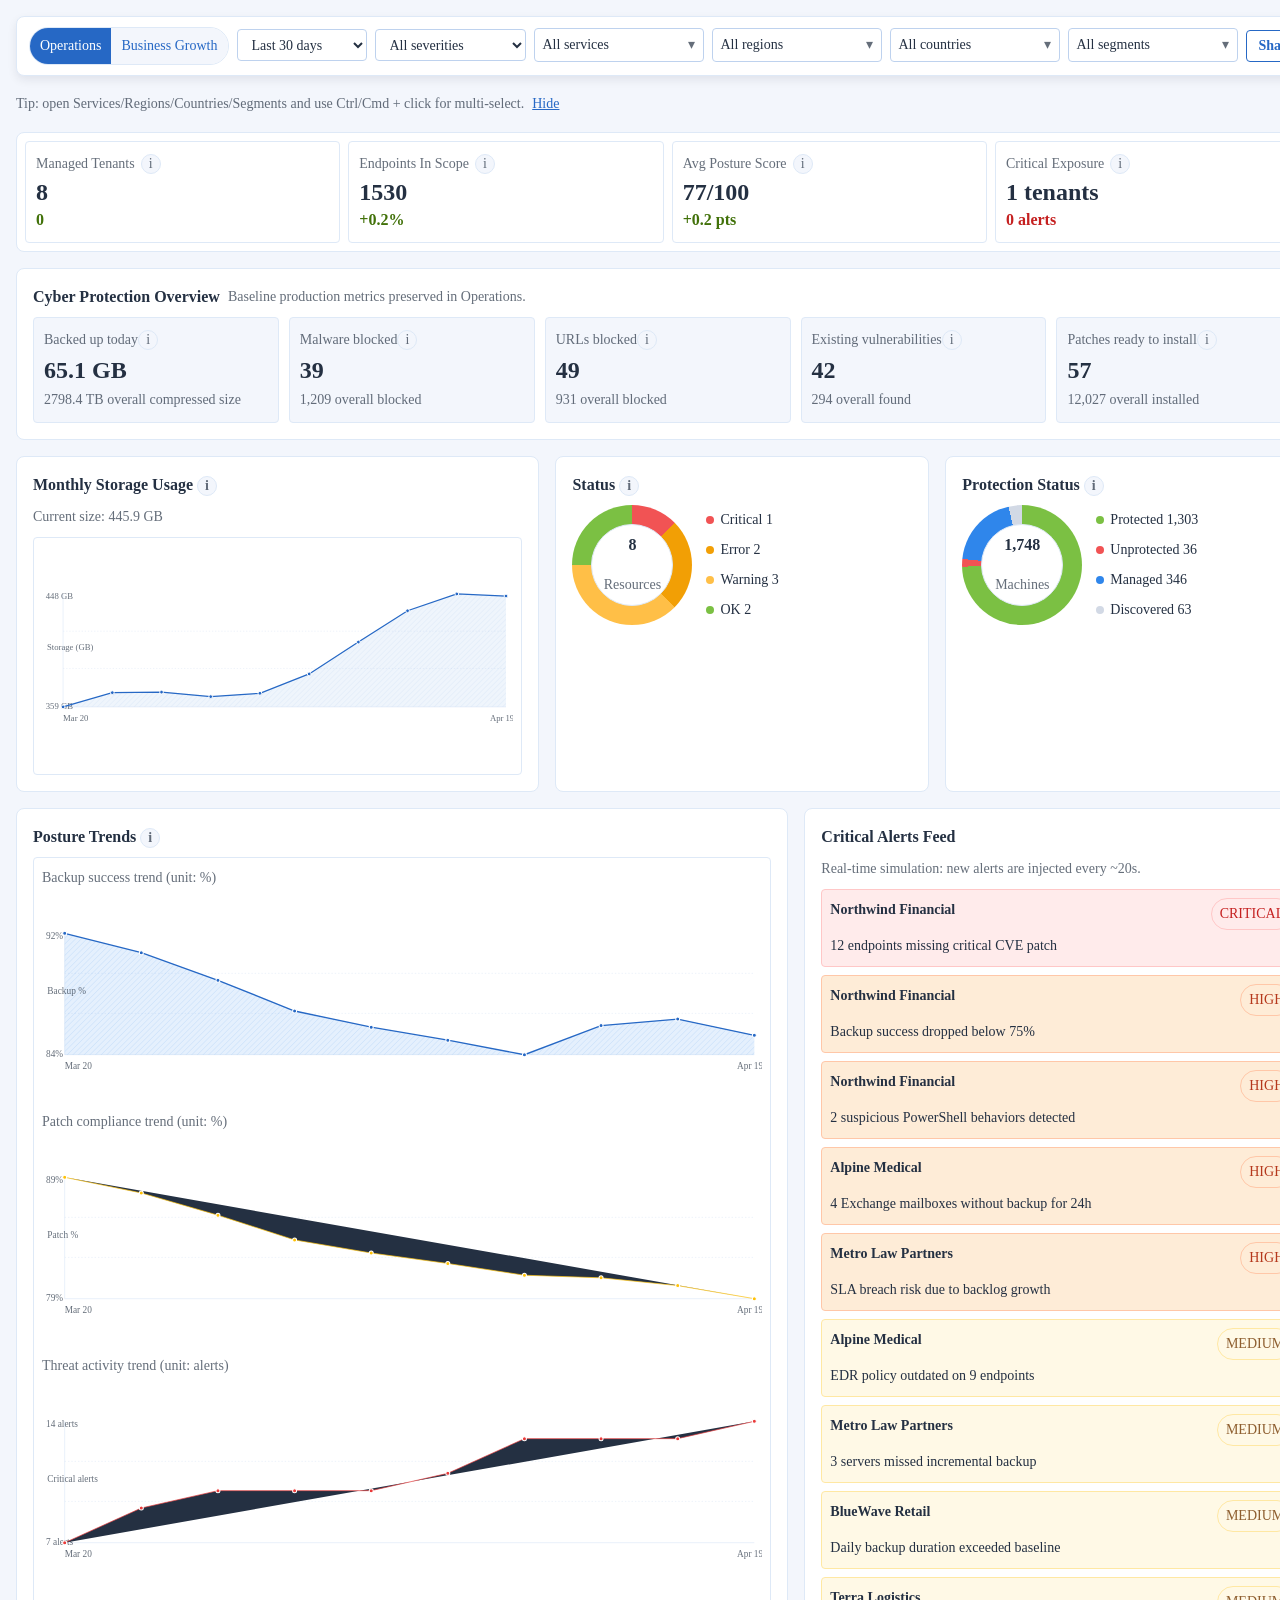
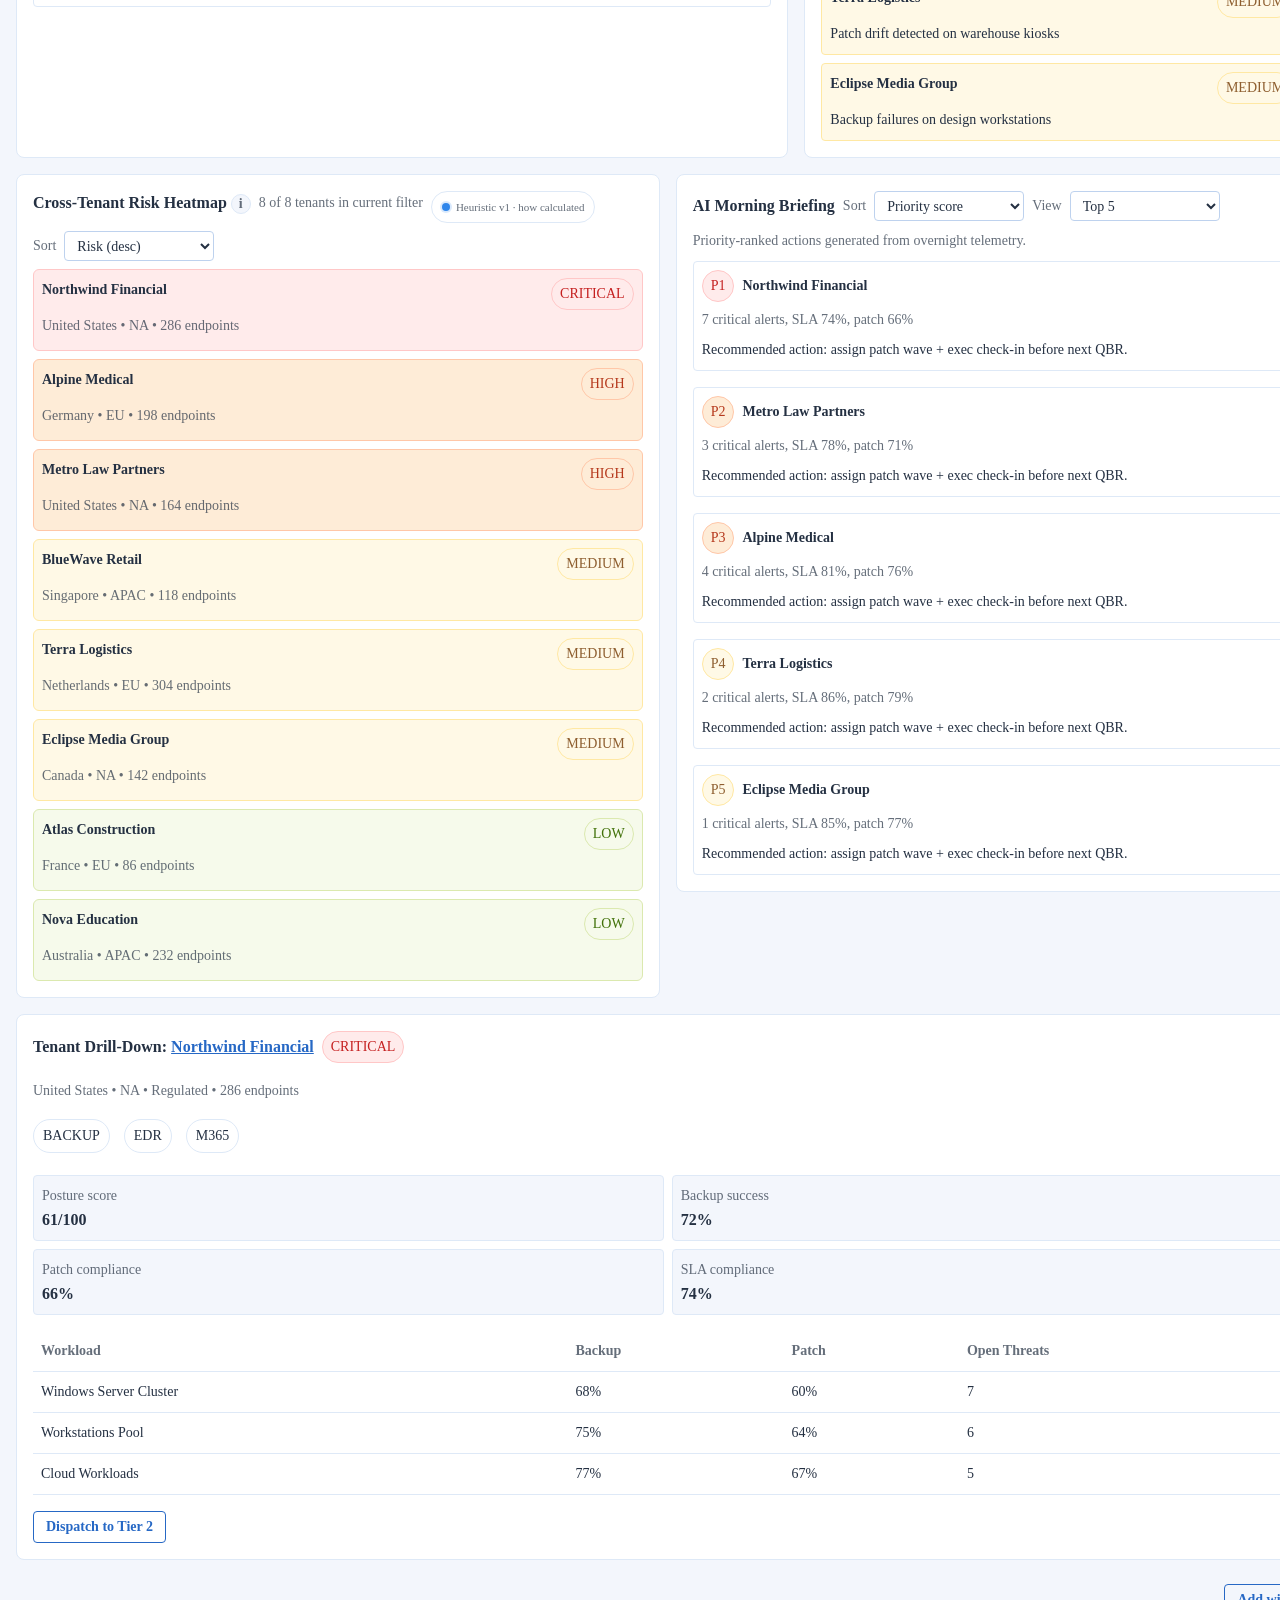
<file: docs/index.html>
<!doctype html>
<html lang="en">
  <head>
    <meta charset="UTF-8" />
    <meta name="viewport" content="width=device-width, initial-scale=1" />
    <title>Acronis Dashboard Prototype</title>
    <meta http-equiv="refresh" content="0; url=./operations_dashboard.html" />
    <script>
      window.location.replace("./operations_dashboard.html");
    </script>
  </head>
  <body>
    <p><a href="./operations_dashboard.html">Open Operations dashboard</a></p>
  </body>
</html>
</file>
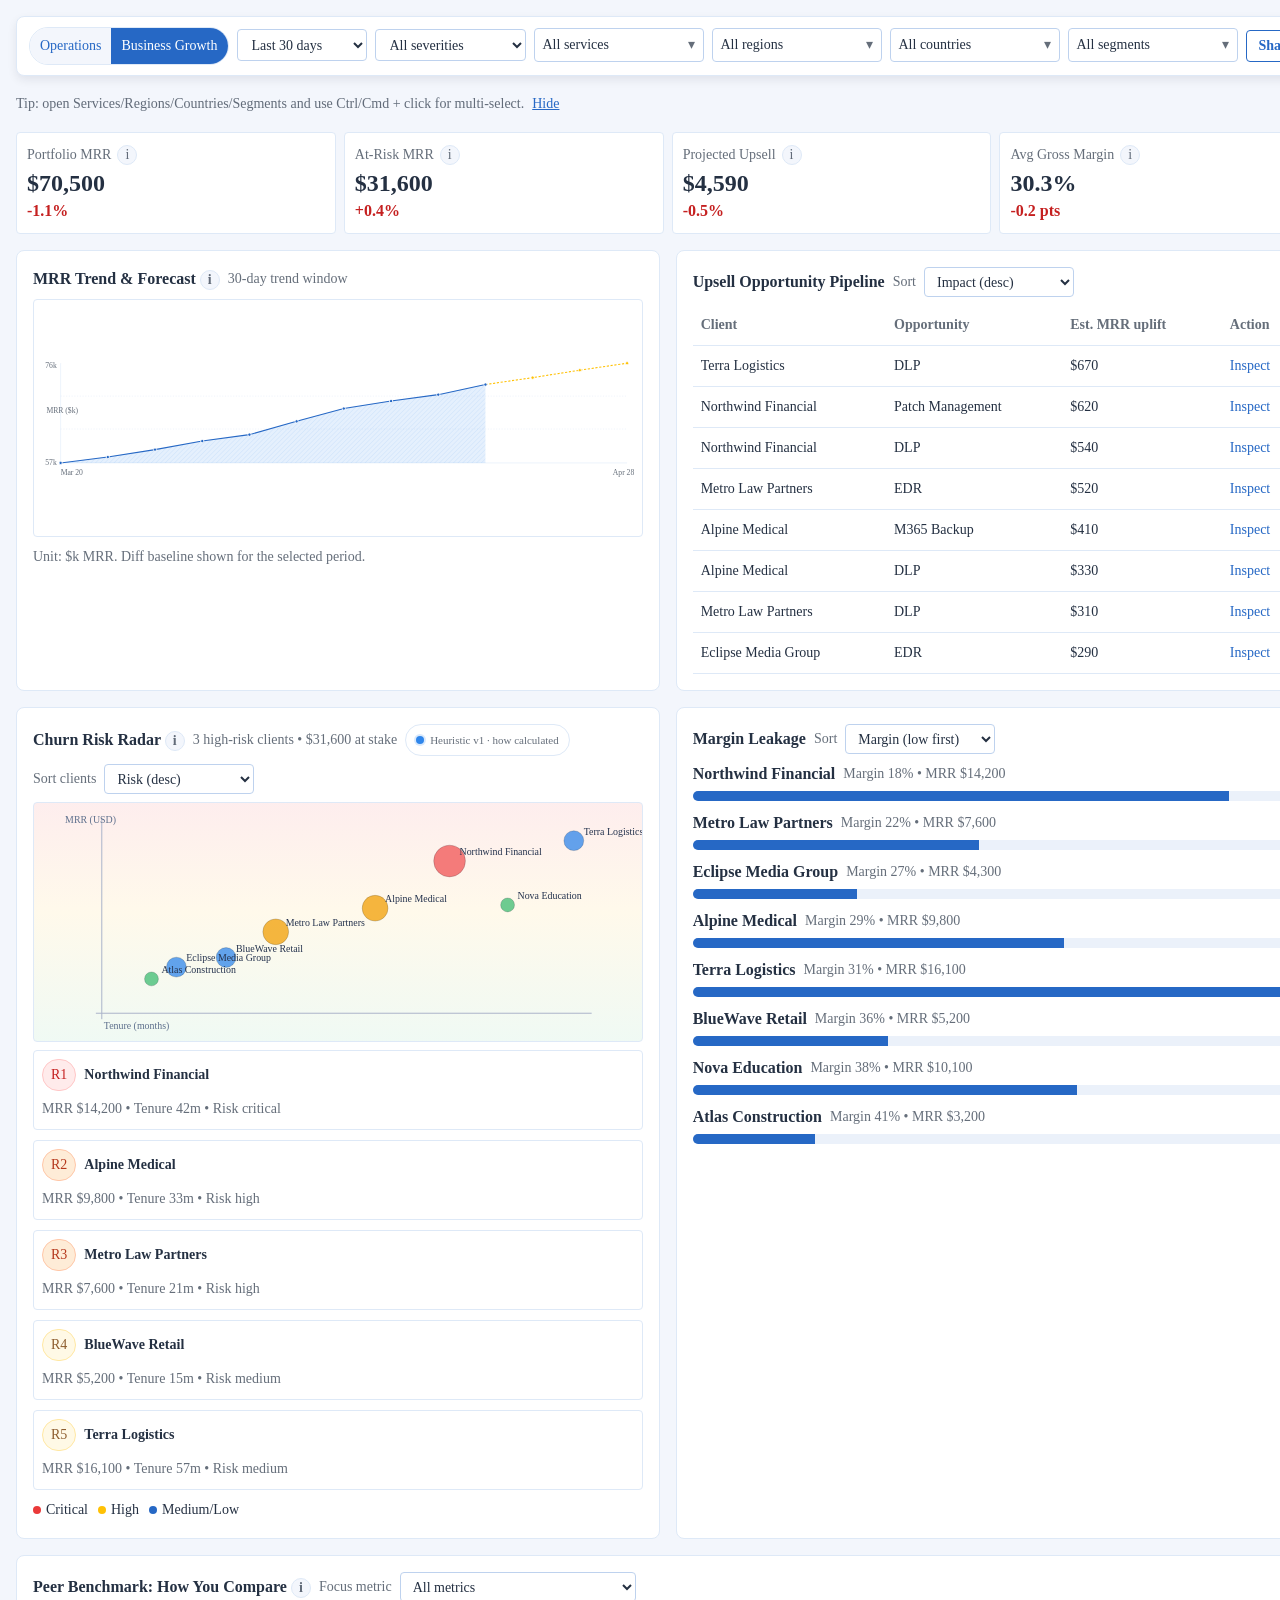
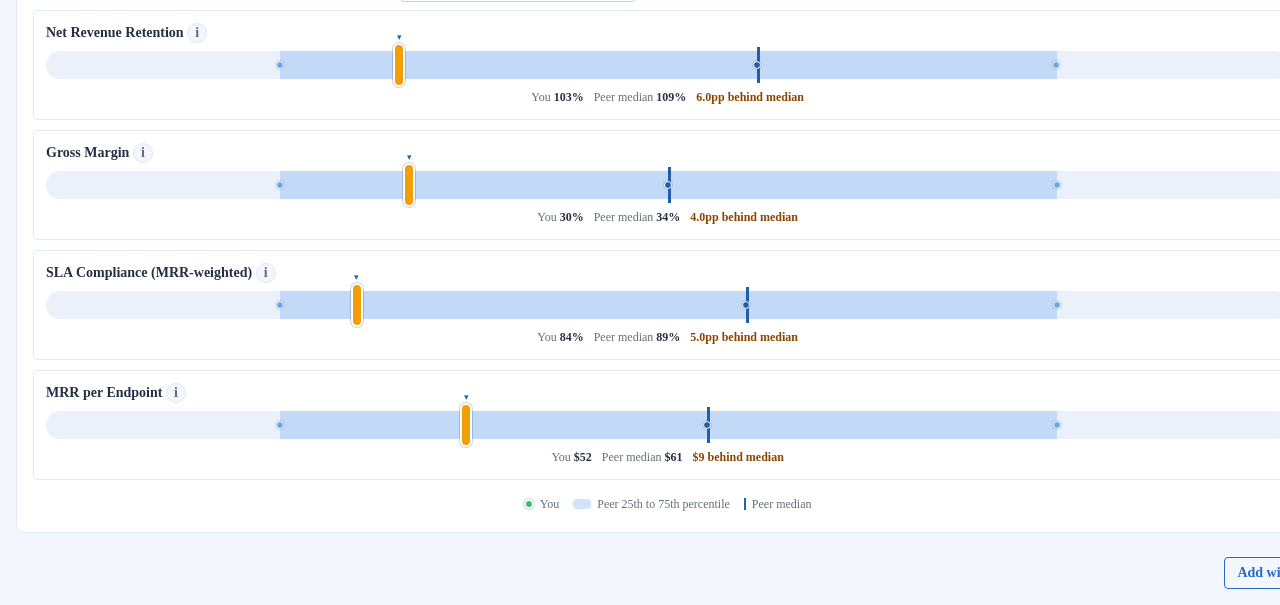
<file: docs/business_dashboard.html>
<!doctype html>
<html lang="en">
  <head>
    <meta charset="UTF-8" />
    <meta name="viewport" content="width=device-width, initial-scale=1" />
    <title>Acronis Business Growth Dashboard Prototype</title>
    <link rel="stylesheet" href="./assets/acv-reset.css" />
    <link rel="stylesheet" href="./assets/acv-theme-acronis.css" />
    <link rel="stylesheet" href="./assets/common.css" />
  </head>
  <body class="operations-dashboard">
    <main class="app-shell">
      <section class="toolbar" aria-label="Dashboard controls">
        <div class="toolbar-left">
          <div class="pill-tabs" aria-label="Dashboard pages">
            <a class="pill-tab" href="./operations_dashboard.html">Operations</a>
            <a class="pill-tab active" href="./business_dashboard.html" aria-current="page">Business Growth</a>
          </div>
          <div class="filters">
            <select id="windowFilter" class="select" aria-label="Data window filter">
              <option value="7">Last 7 days</option>
              <option value="30" selected>Last 30 days</option>
              <option value="90">Last 90 days</option>
              <option value="180">Last 180 days</option>
              <option value="365">Last 365 days</option>
            </select>
            <select id="severityFilter" class="select" aria-label="Severity filter">
              <option value="all">All severities</option>
              <option value="critical">Critical only</option>
              <option value="high">High and above</option>
              <option value="medium">Medium and above</option>
            </select>

            <details class="filter-spoiler" id="serviceFilterWrap">
              <summary id="serviceFilterSummary">All services</summary>
              <select id="serviceFilter" class="select spoiler-select" aria-label="Service filter" multiple>
                <option value="all" selected>All services</option>
                <option value="backup">Backup</option>
                <option value="edr">EDR</option>
                <option value="m365">M365 Backup</option>
                <option value="patch">Patch</option>
                <option value="dlp">DLP</option>
              </select>
            </details>

            <details class="filter-spoiler" id="regionFilterWrap">
              <summary id="regionFilterSummary">All regions</summary>
              <select id="regionFilter" class="select spoiler-select" aria-label="Region filter" multiple>
                <option value="all" selected>All regions</option>
                <option value="NA">North America</option>
                <option value="EU">Europe</option>
                <option value="APAC">APAC</option>
              </select>
            </details>

            <details class="filter-spoiler" id="countryFilterWrap">
              <summary id="countryFilterSummary">All countries</summary>
              <select id="countryFilter" class="select spoiler-select" aria-label="Country filter" multiple>
                <option value="all" selected>All countries</option>
                <option value="United States">United States</option>
                <option value="Germany">Germany</option>
                <option value="Netherlands">Netherlands</option>
                <option value="Canada">Canada</option>
                <option value="France">France</option>
                <option value="Singapore">Singapore</option>
                <option value="Australia">Australia</option>
              </select>
            </details>
            <details class="filter-spoiler" id="segmentFilterWrap">
              <summary id="segmentFilterSummary">All segments</summary>
              <select id="segmentFilter" class="select spoiler-select" aria-label="Segment filter" multiple>
                <option value="all" selected>All segments</option>
                <option value="Regulated">Regulated</option>
                <option value="Healthcare">Healthcare</option>
                <option value="Professional Services">Professional Services</option>
                <option value="Retail">Retail</option>
                <option value="Logistics">Logistics</option>
                <option value="Media">Media</option>
                <option value="Industrial">Industrial</option>
                <option value="Education">Education</option>
              </select>
            </details>
          </div>
        </div>
        <section class="quick-actions" aria-label="Quick actions">
          <button id="resetFiltersBtn" class="btn btn-secondary" type="button" hidden>Reset filters</button>
          <button id="shareBtn" class="btn btn-secondary" type="button">Share</button>
        </section>
      </section>
      <div class="tiny filter-tip" id="multiSelectTip">
        Tip: open Services/Regions/Countries/Segments and use Ctrl/Cmd + click for multi-select.
        <button id="hideMultiSelectTip" class="link-btn tip-hide-btn" type="button">Hide</button>
      </div>

      <div class="dashboard-view">
      <section class="kpi-grid" id="kpiGrid"></section>

      <section class="grid grid-2 grid-balanced">
        <article class="card">
          <div class="section-actions">
            <h2 class="card-title">MRR Trend & Forecast <span class="info-tip" data-info="MRR time series with projected continuation. Forecast is based on recent slope and shown with a dashed line extension.">i</span></h2>
            <span class="card-subtitle" id="periodLabel"></span>
          </div>
          <div id="revenueTrend" class="chart-wrap"></div>
          <div class="tiny">Unit: $k MRR. Diff baseline shown for the selected period.</div>
        </article>

        <article class="card">
          <div class="section-actions">
            <h2 class="card-title">Upsell Opportunity Pipeline</h2>
            <div class="control-inline">
              <label for="upsellSort">Sort</label>
              <select id="upsellSort" class="select select-sm" aria-label="Upsell sort">
                <option value="impact">Impact (desc)</option>
                <option value="mrr">Client MRR (desc)</option>
                <option value="client">Client (A-Z)</option>
                <option value="offer">Opportunity (A-Z)</option>
              </select>
            </div>
          </div>
          <table class="table">
            <thead>
              <tr>
                <th>Client</th>
                <th>Opportunity</th>
                <th>Est. MRR uplift</th>
                <th>Action</th>
              </tr>
            </thead>
            <tbody id="upsellTable"></tbody>
          </table>
        </article>
      </section>

      <section class="grid grid-2 grid-balanced">
        <article class="card">
          <div class="section-actions">
            <h2 class="card-title">Churn Risk Radar <span class="info-tip" data-info="Clients plotted by tenure and MRR with bubble color reflecting churn risk. Click a bubble to drill into a client.">i</span></h2>
            <span class="card-subtitle" id="radarSummary"></span>
            <div class="control-inline" id="churnConfidenceSlot"></div>
            <div class="control-inline">
              <label for="riskSort">Sort clients</label>
              <select id="riskSort" class="select select-sm" aria-label="Risk client sort">
                <option value="risk">Risk (desc)</option>
                <option value="mrr">MRR (desc)</option>
                <option value="tenure">Tenure (low first)</option>
              </select>
            </div>
          </div>
          <svg id="riskMap" class="risk-map" viewBox="0 0 560 240" role="img" aria-label="Churn risk bubble map"></svg>
          <div id="riskRankList" class="metric-bars"></div>
          <div class="legend">
            <span class="legend-item"><span class="dot dot-danger"></span> Critical</span>
            <span class="legend-item"><span class="dot dot-warning"></span> High</span>
            <span class="legend-item"><span class="dot dot-primary"></span> Medium/Low</span>
          </div>
        </article>

        <article class="card">
          <div class="section-actions">
            <h2 class="card-title">Margin Leakage</h2>
            <div class="control-inline">
              <label for="marginSort">Sort</label>
              <select id="marginSort" class="select select-sm" aria-label="Margin sort">
                <option value="margin-low">Margin (low first)</option>
                <option value="margin-high">Margin (high first)</option>
                <option value="mrr-high">MRR (desc)</option>
              </select>
            </div>
          </div>
          <div id="marginList" class="metric-bars"></div>
        </article>
      </section>

      <section class="grid">
        <article class="card">
          <div class="section-actions">
            <h2 class="card-title">Peer Benchmark: How You Compare <span id="peerBenchmarkInfoTip" class="info-tip" data-info="Compares your portfolio to a cohort of similar MSPs on the metrics that drive growth and retention. Individual MSPs are never identified.">i</span></h2>
            <div class="control-inline">
              <label for="peerMetricFilter">Focus metric</label>
              <select id="peerMetricFilter" class="select select-sm" aria-label="Peer metric filter">
                <option value="all">All metrics</option>
              </select>
            </div>
          </div>
          <div id="peerBenchmarkList" class="peer-benchmark-list"></div>
          <div class="peer-legend">
            <span class="legend-chip"><span class="legend-you"></span> You</span>
            <span class="legend-chip"><span class="legend-range"></span> Peer 25th to 75th percentile</span>
            <span class="legend-chip"><span class="legend-median"></span> Peer median</span>
          </div>
        </article>
      </section>

      <section id="detailPanel" class="detail-panel"></section>
      <section class="page-actions-bottom" aria-label="Bottom actions">
        <button id="addWidgetBottomBtn" class="btn btn-secondary" type="button">Add widget</button>
      </section>
      </div>
    </main>

    <div id="qbrModal" class="modal-backdrop" aria-hidden="true">
      <div class="modal" role="dialog" aria-modal="true" aria-label="QBR preview">
        <div class="section-actions">
          <h2 class="card-title">QBR Draft Preview</h2>
          <button class="btn btn-secondary" id="closeQbrModal" type="button">Close</button>
        </div>
        <div id="qbrContent" class="qbr-output"></div>
      </div>
    </div>

    <div class="toast" id="toast" aria-live="assertive"></div>

    <script src="./assets/data.js"></script>
    <script src="./assets/helpers.js"></script>
    <script>
      (function () {
        const data = window.AcronisDemoData;
        const utils = window.DemoUtils;

        const sharedFilterDefaults = {
          windowDays: "30",
          severity: "all",
          service: ["all"],
          region: ["all"],
          country: ["all"],
          segment: ["all"]
        };
        const sharedFilterAllowedValues = {
          windowDays: ["7", "30", "90", "180", "365"],
          severity: ["all", "critical", "high", "medium"],
          service: ["all", "backup", "edr", "m365", "patch", "dlp"],
          region: ["all", "NA", "EU", "APAC"],
          country: ["all", "United States", "Germany", "Netherlands", "Canada", "France", "Singapore", "Australia"],
          segment: ["all", "Regulated", "Healthcare", "Professional Services", "Retail", "Logistics", "Media", "Industrial", "Education"]
        };
        const filters = utils.loadSharedFilters(sharedFilterDefaults, sharedFilterAllowedValues);

        const state = {
          selectedId: null,
          riskSort: "risk",
          upsellSort: "impact",
          marginSort: "margin-low"
        };

        const severityThreshold = {
          all: 1,
          medium: 2,
          high: 3,
          critical: 4
        };

        const el = {
          kpiGrid: document.getElementById("kpiGrid"),
          periodLabel: document.getElementById("periodLabel"),
          revenueTrend: document.getElementById("revenueTrend"),
          riskMap: document.getElementById("riskMap"),
          radarSummary: document.getElementById("radarSummary"),
          upsellTable: document.getElementById("upsellTable"),
          marginList: document.getElementById("marginList"),
          detailPanel: document.getElementById("detailPanel"),
          qbrModal: document.getElementById("qbrModal"),
          qbrContent: document.getElementById("qbrContent"),
          riskRankList: document.getElementById("riskRankList"),
          churnConfidenceSlot: document.getElementById("churnConfidenceSlot"),
          peerBenchmarkInfoTip: document.getElementById("peerBenchmarkInfoTip"),
          peerBenchmarkList: document.getElementById("peerBenchmarkList"),
          peerMetricFilter: document.getElementById("peerMetricFilter")
        };

        const peerState = { focus: "all" };
        const dashboardAsOfDate = (function () {
          const fromData = data && data.asOf ? new Date(`${data.asOf}T00:00:00`) : new Date();
          return Number.isNaN(fromData.getTime()) ? new Date() : fromData;
        })();

        function formatDateLabel(dateValue) {
          return new Intl.DateTimeFormat("en-US", { month: "short", day: "numeric" }).format(dateValue);
        }

        function buildWindowDateLabels(totalDays, count) {
          if (count <= 1) return [formatDateLabel(dashboardAsOfDate)];
          const step = totalDays / (count - 1);
          const labels = [];
          for (let idx = 0; idx < count; idx += 1) {
            const daysBack = Math.max(0, Math.round(totalDays - step * idx));
            const pointDate = new Date(dashboardAsOfDate);
            pointDate.setDate(dashboardAsOfDate.getDate() - daysBack);
            labels.push(formatDateLabel(pointDate));
          }
          labels[labels.length - 1] = formatDateLabel(dashboardAsOfDate);
          return labels;
        }

        function escapeAttr(value) {
          return String(value)
            .replace(/&/g, "&amp;")
            .replace(/"/g, "&quot;")
            .replace(/</g, "&lt;")
            .replace(/>/g, "&gt;");
        }

        function updateSpoilerLabel(selectId, summaryId, defaultLabel, suffix) {
          const values = utils.parseMultiSelect(document.getElementById(selectId), ["all"]);
          const summary = document.getElementById(summaryId);
          if (values.includes("all")) {
            summary.textContent = defaultLabel;
            return;
          }
          summary.textContent = `${values.length} ${suffix}`;
        }

        function isDefaultFilters() {
          return (
            filters.windowDays === sharedFilterDefaults.windowDays &&
            filters.severity === sharedFilterDefaults.severity &&
            filters.service.includes("all") &&
            filters.region.includes("all") &&
            filters.segment.includes("all") &&
            filters.country.includes("all")
          );
        }

        function updateResetButtonVisibility() {
          const resetButton = document.getElementById("resetFiltersBtn");
          resetButton.hidden = isDefaultFilters();
        }

        function setMultiSelectAll(selectId) {
          const select = document.getElementById(selectId);
          if (!select) return;
          Array.from(select.options).forEach(function (option) {
            option.selected = option.value === "all";
          });
        }

        function setMultiSelectValues(selectId, values) {
          const select = document.getElementById(selectId);
          if (!select) return;
          const selected = Array.isArray(values) && values.length ? values : ["all"];
          Array.from(select.options).forEach(function (option) {
            option.selected = selected.includes(option.value);
          });
          if (!Array.from(select.options).some(function (option) { return option.selected; })) {
            setMultiSelectAll(selectId);
          }
        }

        function applyFiltersToControls() {
          document.getElementById("windowFilter").value = filters.windowDays;
          document.getElementById("severityFilter").value = filters.severity;
          setMultiSelectValues("serviceFilter", filters.service);
          setMultiSelectValues("regionFilter", filters.region);
          setMultiSelectValues("countryFilter", filters.country);
          setMultiSelectValues("segmentFilter", filters.segment);
        }

        function saveSharedFilters() {
          utils.saveSharedFilters(filters);
        }

        function buildRevenueSeries(totalDays) {
          const pointsByWindow = {
            "7": 7,
            "30": 10,
            "90": 12,
            "180": 15,
            "365": 18
          };
          const source = data.revenueSeries["365d"];
          const points = pointsByWindow[totalDays] || 12;
          const result = [];
          for (let idx = 0; idx < points; idx += 1) {
            const progress = points === 1 ? 0 : idx / (points - 1);
            const sourcePos = progress * (source.length - 1);
            const low = Math.floor(sourcePos);
            const high = Math.min(source.length - 1, Math.ceil(sourcePos));
            const ratio = sourcePos - low;
            const base = source[low] + (source[high] - source[low]) * ratio;
            const variation = Math.sin((idx + 2) * 0.85) * 0.35;
            result.push(Number((base + variation).toFixed(1)));
          }
          return result;
        }

        document.getElementById("windowFilter").addEventListener("change", function (event) {
          filters.windowDays = event.target.value;
          saveSharedFilters();
          render();
        });
        document.getElementById("severityFilter").addEventListener("change", function (event) {
          filters.severity = event.target.value;
          saveSharedFilters();
          render();
        });
        document.getElementById("serviceFilter").addEventListener("change", function (event) {
          filters.service = utils.parseMultiSelect(event.target, ["all"]);
          updateSpoilerLabel("serviceFilter", "serviceFilterSummary", "All services", "services selected");
          saveSharedFilters();
          render();
        });
        document.getElementById("regionFilter").addEventListener("change", function (event) {
          filters.region = utils.parseMultiSelect(event.target, ["all"]);
          updateSpoilerLabel("regionFilter", "regionFilterSummary", "All regions", "regions selected");
          saveSharedFilters();
          render();
        });
        document.getElementById("segmentFilter").addEventListener("change", function (event) {
          filters.segment = utils.parseMultiSelect(event.target, ["all"]);
          updateSpoilerLabel("segmentFilter", "segmentFilterSummary", "All segments", "segments selected");
          saveSharedFilters();
          render();
        });
        document.getElementById("countryFilter").addEventListener("change", function (event) {
          filters.country = utils.parseMultiSelect(event.target, ["all"]);
          updateSpoilerLabel("countryFilter", "countryFilterSummary", "All countries", "countries selected");
          saveSharedFilters();
          render();
        });
        document.getElementById("riskSort").addEventListener("change", function (event) {
          state.riskSort = event.target.value;
          renderRiskMap(scopedTenants());
        });
        document.getElementById("upsellSort").addEventListener("change", function (event) {
          state.upsellSort = event.target.value;
          renderUpsellTable(scopedTenants());
        });
        document.getElementById("marginSort").addEventListener("change", function (event) {
          state.marginSort = event.target.value;
          renderMargin(scopedTenants());
        });

        document.getElementById("addWidgetBottomBtn").addEventListener("click", function () {
          utils.toast("Add widget flow placeholder: business widget catalog opens here");
        });
        document.getElementById("shareBtn").addEventListener("click", function () {
          utils.toast("Share placeholder: sharing dialog opens here");
        });
        document.getElementById("resetFiltersBtn").addEventListener("click", function () {
          filters.windowDays = sharedFilterDefaults.windowDays;
          filters.severity = sharedFilterDefaults.severity;
          filters.service = sharedFilterDefaults.service.slice();
          filters.region = sharedFilterDefaults.region.slice();
          filters.segment = sharedFilterDefaults.segment.slice();
          filters.country = sharedFilterDefaults.country.slice();

          applyFiltersToControls();
          updateSpoilerLabel("serviceFilter", "serviceFilterSummary", "All services", "services selected");
          updateSpoilerLabel("regionFilter", "regionFilterSummary", "All regions", "regions selected");
          updateSpoilerLabel("segmentFilter", "segmentFilterSummary", "All segments", "segments selected");
          updateSpoilerLabel("countryFilter", "countryFilterSummary", "All countries", "countries selected");
          saveSharedFilters();
          render();
        });

        document.getElementById("closeQbrModal").addEventListener("click", function () {
          el.qbrModal.classList.remove("open");
        });
        el.qbrModal.addEventListener("click", function (event) {
          if (event.target === el.qbrModal) {
            el.qbrModal.classList.remove("open");
          }
        });

        function inScope(tenant) {
          if (!filters.region.includes("all") && !filters.region.includes(tenant.region)) return false;
          if (!filters.service.includes("all") && !filters.service.some(function (service) {
            return tenant.services[service];
          })) {
            return false;
          }
          if (!filters.segment.includes("all") && !filters.segment.includes(tenant.segment)) return false;
          if (!filters.country.includes("all") && !filters.country.includes(tenant.country)) return false;
          return (utils.levelWeights[tenant.riskLevel] || 0) >= severityThreshold[filters.severity];
        }

        function scopedTenants() {
          return data.tenants.filter(inScope).sort(utils.byRiskDesc);
        }

        function tenantDeltaWeight(tenant) {
          const idScore = tenant.id.split("").reduce(function (acc, char) {
            return acc + char.charCodeAt(0);
          }, 0);
          const centeredSeed = ((idScore % 17) - 8) / 100;
          const riskBias = ((utils.levelWeights[tenant.riskLevel] || 1) - 2.5) * 0.013;
          const windowScale = Math.max(0.7, Number(filters.windowDays) / 80);
          return centeredSeed * windowScale + riskBias;
        }

        function baselineTotal(tenants, extractor) {
          return tenants.reduce(function (acc, tenant) {
            const weight = Math.max(0.2, 1 - tenantDeltaWeight(tenant));
            return acc + extractor(tenant) * weight;
          }, 0);
        }

        function signedNumber(value, digits, suffix) {
          const precision = typeof digits === "number" ? digits : 0;
          const rounded = Number(value.toFixed(precision));
          const sign = rounded > 0 ? "+" : "";
          const base = precision ? rounded.toFixed(precision) : String(Math.round(rounded));
          return `${sign}${base}${suffix || ""}`;
        }

        function deltaClass(delta, higherIsBetter) {
          const improving = higherIsBetter ? delta >= 0 : delta <= 0;
          return improving ? "kpi-trend-positive" : "kpi-trend-negative";
        }

        function renderKpis(tenants) {
          const totalMRR = tenants.reduce(function (acc, tenant) {
            return acc + tenant.mrr;
          }, 0);

          const atRiskMRR = tenants
            .filter(function (tenant) {
              return tenant.riskLevel === "critical" || tenant.riskLevel === "high";
            })
            .reduce(function (acc, tenant) {
              return acc + tenant.mrr;
            }, 0);

          const projectedUpsell = tenants.reduce(function (acc, tenant) {
            return (
              acc +
              (tenant.opportunities || []).reduce(function (sum, item) {
                return sum + item.impact;
              }, 0)
            );
          }, 0);

          const avgMargin = tenants.length
            ? tenants.reduce(function (acc, tenant) {
                return acc + tenant.marginPct;
              }, 0) / tenants.length
            : 0;

          const baselineMRR = Math.max(1, baselineTotal(tenants, function (tenant) {
            return tenant.mrr;
          }));
          const baselineRiskMRR = Math.max(1, baselineTotal(tenants, function (tenant) {
            if (tenant.riskLevel !== "critical" && tenant.riskLevel !== "high") return 0;
            return tenant.mrr;
          }));
          const baselineUpsell = Math.max(1, baselineTotal(tenants, function (tenant) {
            return (tenant.opportunities || []).reduce(function (sum, item) {
              return sum + item.impact;
            }, 0);
          }));
          const baselineMargin = tenants.length
            ? baselineTotal(tenants, function (tenant) {
                return tenant.marginPct;
              }) / tenants.length
            : 0;

          const mrrDeltaPct = ((totalMRR - baselineMRR) / baselineMRR) * 100;
          const atRiskDeltaPct = ((atRiskMRR - baselineRiskMRR) / baselineRiskMRR) * 100;
          const upsellDeltaPct = ((projectedUpsell - baselineUpsell) / baselineUpsell) * 100;
          const marginDeltaPts = avgMargin - baselineMargin;

          const rows = [
            {
              id: "portfolio-mrr",
              label: "Portfolio MRR",
              formula: "Sum of monthly recurring revenue across clients in current filter.",
              value: utils.formatCurrency(totalMRR),
              trend: signedNumber(mrrDeltaPct, 1, "%"),
              trendClass: deltaClass(mrrDeltaPct, true),
              trendTitle: `Recomputed from filtered client scope and ${filters.windowDays}d window.`
            },
            {
              id: "risk-mrr",
              label: "At-Risk MRR",
              formula: "MRR from clients marked High or Critical risk.",
              value: utils.formatCurrency(atRiskMRR),
              trend: signedNumber(atRiskDeltaPct, 1, "%"),
              trendClass: deltaClass(atRiskDeltaPct, false),
              trendTitle: `Recomputed from filtered client scope and ${filters.windowDays}d window.`
            },
            {
              id: "upsell",
              label: "Projected Upsell",
              formula: "Sum of estimated MRR uplift from identified opportunity gaps.",
              value: utils.formatCurrency(projectedUpsell),
              trend: signedNumber(upsellDeltaPct, 1, "%"),
              trendClass: deltaClass(upsellDeltaPct, true),
              trendTitle: `Recomputed from filtered client scope and ${filters.windowDays}d window.`
            },
            {
              id: "margin",
              label: "Avg Gross Margin",
              formula: "Average gross margin percent across scoped client portfolio.",
              value: avgMargin.toFixed(1) + "%",
              trend: signedNumber(marginDeltaPts, 1, " pts"),
              trendClass: deltaClass(marginDeltaPts, true),
              trendTitle: `Recomputed from filtered client scope and ${filters.windowDays}d window.`
            }
          ];

          el.kpiGrid.innerHTML = rows
            .map(function (item) {
              return `
                <button class="kpi-card-button" type="button" data-kpi="${item.id}">
                  <div class="kpi-label">${item.label}<span class="info-tip" data-info="${item.formula}">i</span></div>
                  <div class="kpi-value">${item.value}</div>
                  <div class="kpi-diff ${item.trendClass}" title="${item.trendTitle}">${item.trend}</div>
                </button>`;
            })
            .join("");

          el.kpiGrid.querySelectorAll("[data-kpi]").forEach(function (button) {
            button.addEventListener("click", function () {
              if (!tenants.length) {
                utils.toast("No clients in current filter to drill down.");
                return;
              }
              state.selectedId = tenants[0].id;
              renderDetail();
              utils.toast("KPI drill-down destination placeholder");
            });
          });
        }

        function renderRevenue() {
          const series = buildRevenueSeries(filters.windowDays);
          const periodLabelMap = {
            "7": "7-day trend",
            "30": "30-day trend",
            "90": "90-day trend",
            "180": "180-day trend",
            "365": "365-day trend"
          };
          const periodLabel = periodLabelMap[filters.windowDays] || "30-day trend";
          const totalDays = Number(filters.windowDays);
          const xLabels = buildWindowDateLabels(totalDays, series.length);
          const slope = series.length > 1 ? series[series.length - 1] - series[series.length - 2] : 1;
          const forecast = [1, 2, 3].map(function (step) {
            return Number((series[series.length - 1] + slope * 0.7 * step).toFixed(1));
          });
          const dateStep = Math.max(1, Math.round(totalDays / Math.max(series.length - 1, 1)));
          const forecastLabels = forecast.map(function (_, idx) {
            const dateValue = new Date(dashboardAsOfDate);
            dateValue.setDate(dashboardAsOfDate.getDate() + dateStep * (idx + 1));
            return formatDateLabel(dateValue);
          });

          el.periodLabel.textContent = `${periodLabel} window`;
          el.revenueTrend.innerHTML = utils.createLineChart(series, {
            width: 1080,
            height: 220,
            unit: "k",
            yLabel: "MRR ($k)",
            xAxisName: "Date",
            yAxisName: "MRR",
            xLabels: xLabels,
            forecastValues: forecast,
            forecastLabels: forecastLabels,
            lineColor: "#2f86eb",
            areaTint: "rgba(47, 134, 235, 0.12)"
          });
          utils.bindChartHover(el.revenueTrend);
        }

        function bubbleColor(level) {
          if (level === "critical") return "#f15354";
          if (level === "high") return "#f29f05";
          if (level === "medium") return "#2f86eb";
          return "#3ebc72";
        }

        function renderRiskMap(tenants) {
          if (!tenants.length) {
            el.riskMap.innerHTML = "";
            el.radarSummary.textContent = "No clients in scope";
            el.riskRankList.innerHTML = '<div class="empty-state">No ranked clients in scope.</div>';
            return;
          }

          const ranked = tenants.slice();
          if (state.riskSort === "mrr") {
            ranked.sort(function (a, b) {
              return b.mrr - a.mrr;
            });
          } else if (state.riskSort === "tenure") {
            ranked.sort(function (a, b) {
              return a.tenureMonths - b.tenureMonths;
            });
          } else {
            ranked.sort(utils.byRiskDesc);
          }

          const maxTenure = Math.max.apply(
            null,
            tenants.map(function (tenant) {
              return tenant.tenureMonths;
            })
          );
          const maxMRR = Math.max.apply(
            null,
            tenants.map(function (tenant) {
              return tenant.mrr;
            })
          );

          const highRisk = tenants.filter(function (tenant) {
            return tenant.riskLevel === "critical" || tenant.riskLevel === "high";
          });

          el.radarSummary.textContent = `${highRisk.length} high-risk clients • ${utils.formatCurrency(
            highRisk.reduce(function (acc, tenant) {
              return acc + tenant.mrr;
            }, 0)
          )} at stake`;

          const circles = tenants
            .map(function (tenant) {
              const x = 42 + (tenant.tenureMonths / maxTenure) * 476;
              const y = 212 - (tenant.mrr / maxMRR) * 174;
              const radius = 7 + ((utils.levelWeights[tenant.riskLevel] || 1) - 1) * 3;
              return `
                <g class="risk-dot" data-id="${tenant.id}">
                  <circle cx="${x.toFixed(1)}" cy="${y.toFixed(1)}" r="${radius}" fill="${bubbleColor(
                tenant.riskLevel
              )}" fill-opacity="0.75" stroke="#0b1220" stroke-opacity="0.18"></circle>
                  <text x="${(x + 10).toFixed(1)}" y="${(y - 6).toFixed(1)}" font-size="10" fill="#24324d">${tenant.name}</text>
                </g>`;
            })
            .join("");

          el.riskMap.innerHTML = `
            <line x1="36" y1="212" x2="536" y2="212" stroke="#aab4ca" />
            <line x1="42" y1="16" x2="42" y2="218" stroke="#aab4ca" />
            <text x="44" y="228" font-size="10" fill="#5d6f8c">Tenure (months)</text>
            <text x="5" y="20" font-size="10" fill="#5d6f8c">MRR (USD)</text>
            ${circles}
          `;

          el.riskMap.querySelectorAll(".risk-dot").forEach(function (node) {
            node.addEventListener("click", function () {
              state.selectedId = this.getAttribute("data-id");
              renderDetail();
            });
          });

          el.riskRankList.innerHTML = ranked
            .slice(0, 5)
            .map(function (tenant, idx) {
              return `
                <button class="brief-item" data-id="${tenant.id}" type="button">
                  <div class="section-actions">
                    <span class="${utils.riskClass(tenant.riskLevel)}">R${idx + 1}</span>
                    <strong>${tenant.name}</strong>
                  </div>
                  <div class="tiny">MRR ${utils.formatCurrency(tenant.mrr)} • Tenure ${tenant.tenureMonths}m • Risk ${tenant.riskLevel}</div>
                </button>`;
            })
            .join("");

          el.riskRankList.querySelectorAll("[data-id]").forEach(function (node) {
            node.addEventListener("click", function () {
              state.selectedId = this.getAttribute("data-id");
              renderDetail();
            });
          });
        }

        function renderUpsellTable(tenants) {
          const rows = [];
          tenants.forEach(function (tenant) {
            (tenant.opportunities || []).forEach(function (opportunity) {
              rows.push({
                tenantId: tenant.id,
                tenant: tenant.name,
                opportunity: opportunity.name,
                impact: opportunity.impact,
                tenantMrr: tenant.mrr
              });
            });
          });

          if (state.upsellSort === "mrr") {
            rows.sort(function (a, b) {
              return b.tenantMrr - a.tenantMrr;
            });
          } else if (state.upsellSort === "client") {
            rows.sort(function (a, b) {
              return a.tenant.localeCompare(b.tenant);
            });
          } else if (state.upsellSort === "offer") {
            rows.sort(function (a, b) {
              return a.opportunity.localeCompare(b.opportunity);
            });
          } else {
            rows.sort(function (a, b) {
              return b.impact - a.impact;
            });
          }

          if (!rows.length) {
            el.upsellTable.innerHTML = '<tr><td colspan="4" class="tiny">No upsell opportunities in scope.</td></tr>';
            return;
          }

          el.upsellTable.innerHTML = rows
            .slice(0, 8)
            .map(function (row) {
              return `
                <tr>
                  <td>${row.tenant}</td>
                  <td>${row.opportunity}</td>
                  <td>${utils.formatCurrency(row.impact)}</td>
                  <td><button class="link-btn" type="button" data-id="${row.tenantId}">Inspect</button></td>
                </tr>`;
            })
            .join("");

          el.upsellTable.querySelectorAll("[data-id]").forEach(function (button) {
            button.addEventListener("click", function () {
              state.selectedId = this.getAttribute("data-id");
              renderDetail();
            });
          });
        }

        function renderMargin(tenants) {
          if (!tenants.length) {
            el.marginList.innerHTML = '<div class="empty-state">No data for current filters.</div>';
            return;
          }

          const maxMRR = Math.max.apply(
            null,
            tenants.map(function (tenant) {
              return tenant.mrr;
            })
          );

          const sorted = tenants.slice();
          if (state.marginSort === "margin-high") {
            sorted.sort(function (a, b) {
              return b.marginPct - a.marginPct;
            });
          } else if (state.marginSort === "mrr-high") {
            sorted.sort(function (a, b) {
              return b.mrr - a.mrr;
            });
          } else {
            sorted.sort(function (a, b) {
              return a.marginPct - b.marginPct;
            });
          }

          el.marginList.innerHTML = sorted
            .slice(0, 8)
            .map(function (tenant) {
              return `
                <div class="metric-row">
                  <div class="section-actions">
                    <strong>${tenant.name}</strong>
                    <span class="tiny">Margin ${tenant.marginPct}% • MRR ${utils.formatCurrency(tenant.mrr)}</span>
                  </div>
                  ${utils.createBar(tenant.mrr, maxMRR)}
                </div>`;
            })
            .join("");
        }

        function renderDetail() {
          const tenant = state.selectedId ? utils.getTenantById(state.selectedId) : null;
          if (!tenant) {
            el.detailPanel.classList.remove("open");
            el.detailPanel.innerHTML = "";
            return;
          }

          const signals = [
            { label: "SLA compliance", value: tenant.slaCompliance + "%" },
            { label: "Ticket reopen rate", value: tenant.reopenRate + "%" },
            { label: "Escalation rate", value: tenant.escalationRate + "%" },
            { label: "QBR attendance drop", value: tenant.qbrAttendanceDrop + " qtrs" },
            { label: "Billing disputes", value: String(tenant.billingDisputes) }
          ];

          el.detailPanel.classList.add("open");
          el.detailPanel.innerHTML = `
            <div class="section-actions">
              <h2 class="card-title">Client Drill-Down: ${tenant.name}</h2>
              <span class="${utils.riskClass(tenant.riskLevel)}">${tenant.riskLevel.toUpperCase()}</span>
            </div>
            <div class="card-subtitle">${tenant.country} • MRR ${utils.formatCurrency(tenant.mrr)} • Margin ${tenant.marginPct}% • Tenure ${tenant.tenureMonths} months</div>
            <div class="signal-grid">
              ${signals
                .map(function (signal) {
                  return `<div class="signal-tile"><div class="tiny">${signal.label}</div><strong>${signal.value}</strong></div>`;
                })
                .join("")}
            </div>
            <div class="section-actions">
              <button class="btn btn-primary" id="openQbr" type="button">Preview QBR Draft</button>
            </div>
          `;

          document.getElementById("openQbr").addEventListener("click", function () {
            openQbr(tenant.id);
          });
        }

        function openQbr(tenantId) {
          const tenant = utils.getTenantById(tenantId);
          if (!tenant) return;
          el.qbrContent.innerHTML = `
            <h3>${tenant.name} — Executive Summary</h3>
            <p><strong>Current health:</strong> ${tenant.riskLevel.toUpperCase()} risk, posture ${tenant.postureScore}/100, SLA ${tenant.slaCompliance}%.</p>
            <p><strong>Top risks:</strong> reopen rate ${tenant.reopenRate}%, escalation ${tenant.escalationRate}%, ${tenant.billingDisputes} billing dispute(s).</p>
            <p><strong>Forward plan (next 90 days):</strong> deploy patch hardening, sponsor-level check-in, propose ${
              (tenant.opportunities[0] && tenant.opportunities[0].name) || "service expansion"
            } package (est. +${utils.formatCurrency((tenant.opportunities[0] && tenant.opportunities[0].impact) || 250)} MRR).</p>
            <div class="tiny">Generated from demo data. Export and CRM sync are stubbed in prototype.</div>
          `;
          el.qbrModal.classList.add("open");
        }

        function renderChurnConfidence() {
          if (!el.churnConfidenceSlot) return;
          el.churnConfidenceSlot.innerHTML = utils.createConfidenceBadge(
            "churnRisk",
            "Heuristic v1 · how calculated"
          );
        }

        function initPeerMetricFilter() {
          const benchmarks = data.peerBenchmarks;
          if (!el.peerMetricFilter || !benchmarks) return;
          if (el.peerMetricFilter.dataset.built === "1") return;
          const options = [{ value: "all", label: "All metrics" }].concat(
            benchmarks.metrics.map(function (m) {
              return { value: m.id, label: m.label };
            })
          );
          el.peerMetricFilter.innerHTML = options
            .map(function (opt) {
              return `<option value="${opt.value}">${opt.label}</option>`;
            })
            .join("");
          el.peerMetricFilter.value = peerState.focus;
          el.peerMetricFilter.addEventListener("change", function (event) {
            peerState.focus = event.target.value;
            renderPeerBenchmark();
          });
          el.peerMetricFilter.dataset.built = "1";
        }

        function peerRangeBounds(metric) {
          const anchor = metric.peerP25;
          const span = Math.max(metric.peerP75 - metric.peerP25, 1);
          const lo = Math.min(metric.peerP25, metric.yourValue) - span * 0.3;
          const hi = Math.max(metric.peerP75, metric.yourValue) + span * 0.3;
          return { lo: lo, hi: hi, anchor: anchor };
        }

        function pctPosition(value, bounds) {
          const span = Math.max(bounds.hi - bounds.lo, 1);
          const clamped = Math.min(Math.max(value, bounds.lo), bounds.hi);
          return ((clamped - bounds.lo) / span) * 100;
        }

        function formatPeerValue(value, unit) {
          if (unit === "$") return `$${Number(value).toFixed(0)}`;
          if (unit === "%") return `${Number(value).toFixed(0)}%`;
          return String(value);
        }

        function bindPeerPointHover() {
          const points = document.querySelectorAll(".peer-range[data-peer-tooltip], .peer-point[data-peer-tooltip], .peer-you[data-peer-tooltip]");
          if (!points.length) return;

          let tooltip = document.getElementById("peerPointTooltip");
          if (!tooltip) {
            tooltip = document.createElement("div");
            tooltip.id = "peerPointTooltip";
            tooltip.className = "chart-hover-tooltip";
            document.body.appendChild(tooltip);
          }

          function moveTooltip(event) {
            tooltip.style.left = `${event.clientX + 12}px`;
            tooltip.style.top = `${event.clientY + 12}px`;
          }

          points.forEach(function (point) {
            if (point.dataset.peerHoverBound === "1") return;
            point.dataset.peerHoverBound = "1";

            point.addEventListener("mouseenter", function (event) {
              tooltip.textContent = point.getAttribute("data-peer-tooltip") || "";
              tooltip.classList.add("show");
              moveTooltip(event);
            });

            point.addEventListener("mousemove", function (event) {
              moveTooltip(event);
            });

            point.addEventListener("mouseleave", function () {
              tooltip.classList.remove("show");
            });
          });
        }

        function renderPeerBenchmark() {
          const benchmarks = data.peerBenchmarks;
          if (!benchmarks || !el.peerBenchmarkList) return;
          initPeerMetricFilter();

          if (el.peerBenchmarkInfoTip) {
            const summary = `Cohort: ${benchmarks.cohort.label}, sample ${benchmarks.cohort.sampleSize} MSPs`;
            const definition = `Cohort definition: ${benchmarks.cohort.definition}`;
            const privacyNote = benchmarks.cohort.anonymization;
            el.peerBenchmarkInfoTip.setAttribute("data-info", `${summary}\n\n${definition}\n\n${privacyNote}`);
          }

          const metrics = peerState.focus === "all"
            ? benchmarks.metrics
            : benchmarks.metrics.filter(function (m) {
                return m.id === peerState.focus;
              });

          if (!metrics.length) {
            el.peerBenchmarkList.innerHTML = '<div class="empty-state">No metric selected.</div>';
            return;
          }

          el.peerBenchmarkList.innerHTML = metrics
            .map(function (metric) {
              const bounds = peerRangeBounds(metric);
              const leftPct = pctPosition(metric.peerP25, bounds);
              const rightPct = pctPosition(metric.peerP75, bounds);
              const medianPct = pctPosition(metric.peerP50, bounds);
              const youPct = pctPosition(metric.yourValue, bounds);
              const delta = metric.yourValue - metric.peerP50;
              const ahead = metric.higherIsBetter ? delta >= 0 : delta <= 0;
              const deltaLabel = metric.higherIsBetter
                ? (delta >= 0 ? "ahead of" : "behind")
                : (delta <= 0 ? "ahead of" : "behind");
              const deltaClassName = ahead ? "peer-delta-ahead" : "peer-delta-behind";
              const youClassName = ahead ? "peer-you peer-you-ahead" : "peer-you peer-you-behind";
              const displayDelta = metric.unit === "$"
                ? `$${Math.abs(Math.round(delta))}`
                : `${Math.abs(delta).toFixed(1)}${metric.unit === "%" ? "pp" : ""}`;
              const metricInfo = `${metric.formula} Source: ${metric.source}.`;
              const rangeTooltip = `Peer 25th to 75th percentile: ${formatPeerValue(metric.peerP25, metric.unit)} to ${formatPeerValue(metric.peerP75, metric.unit)}`;

              return `
                <div class="peer-row">
                  <div class="peer-row-head">
                    <span class="peer-row-label">${metric.label} <span class="info-tip" data-info="${escapeAttr(metricInfo)}">i</span></span>
                  </div>
                  <div class="peer-bar">
                    <div class="peer-range" style="left:${leftPct.toFixed(1)}%; width:${(rightPct - leftPct).toFixed(1)}%" data-peer-tooltip="${escapeAttr(rangeTooltip)}"></div>
                    <div class="peer-median" style="left:${medianPct.toFixed(1)}%"></div>
                    <div class="peer-point peer-point-p25" style="left:${leftPct.toFixed(1)}%" data-peer-tooltip="Peer 25th percentile: ${formatPeerValue(metric.peerP25, metric.unit)}"></div>
                    <div class="peer-point peer-point-median" style="left:${medianPct.toFixed(1)}%" data-peer-tooltip="Peer median: ${formatPeerValue(metric.peerP50, metric.unit)}"></div>
                    <div class="peer-point peer-point-p75" style="left:${rightPct.toFixed(1)}%" data-peer-tooltip="Peer 75th percentile: ${formatPeerValue(metric.peerP75, metric.unit)}"></div>
                    <div class="${youClassName}" style="left:${youPct.toFixed(1)}%" data-peer-tooltip="You: ${formatPeerValue(metric.yourValue, metric.unit)}"></div>
                  </div>
                  <div class="peer-row-values">
                    <span>You <strong>${formatPeerValue(metric.yourValue, metric.unit)}</strong></span>
                    <span>Peer median <strong>${formatPeerValue(metric.peerP50, metric.unit)}</strong></span>
                    <span class="${deltaClassName}">${displayDelta} ${deltaLabel} median</span>
                  </div>
                </div>`;
            })
            .join("");
        }

        function render() {
          const tenants = scopedTenants();
          renderKpis(tenants);
          renderRevenue();
          renderRiskMap(tenants);
          renderUpsellTable(tenants);
          renderMargin(tenants);
          renderChurnConfidence();
          renderPeerBenchmark();
          bindPeerPointHover();
          renderDetail();
          utils.initInfoTips(document.body);
          utils.bindConfidenceBadges(document.body);
          updateResetButtonVisibility();
        }

        applyFiltersToControls();
        updateSpoilerLabel("serviceFilter", "serviceFilterSummary", "All services", "services selected");
        updateSpoilerLabel("regionFilter", "regionFilterSummary", "All regions", "regions selected");
        updateSpoilerLabel("segmentFilter", "segmentFilterSummary", "All segments", "segments selected");
        updateSpoilerLabel("countryFilter", "countryFilterSummary", "All countries", "countries selected");
        render();
      })();
    </script>
  </body>
</html>
</file>
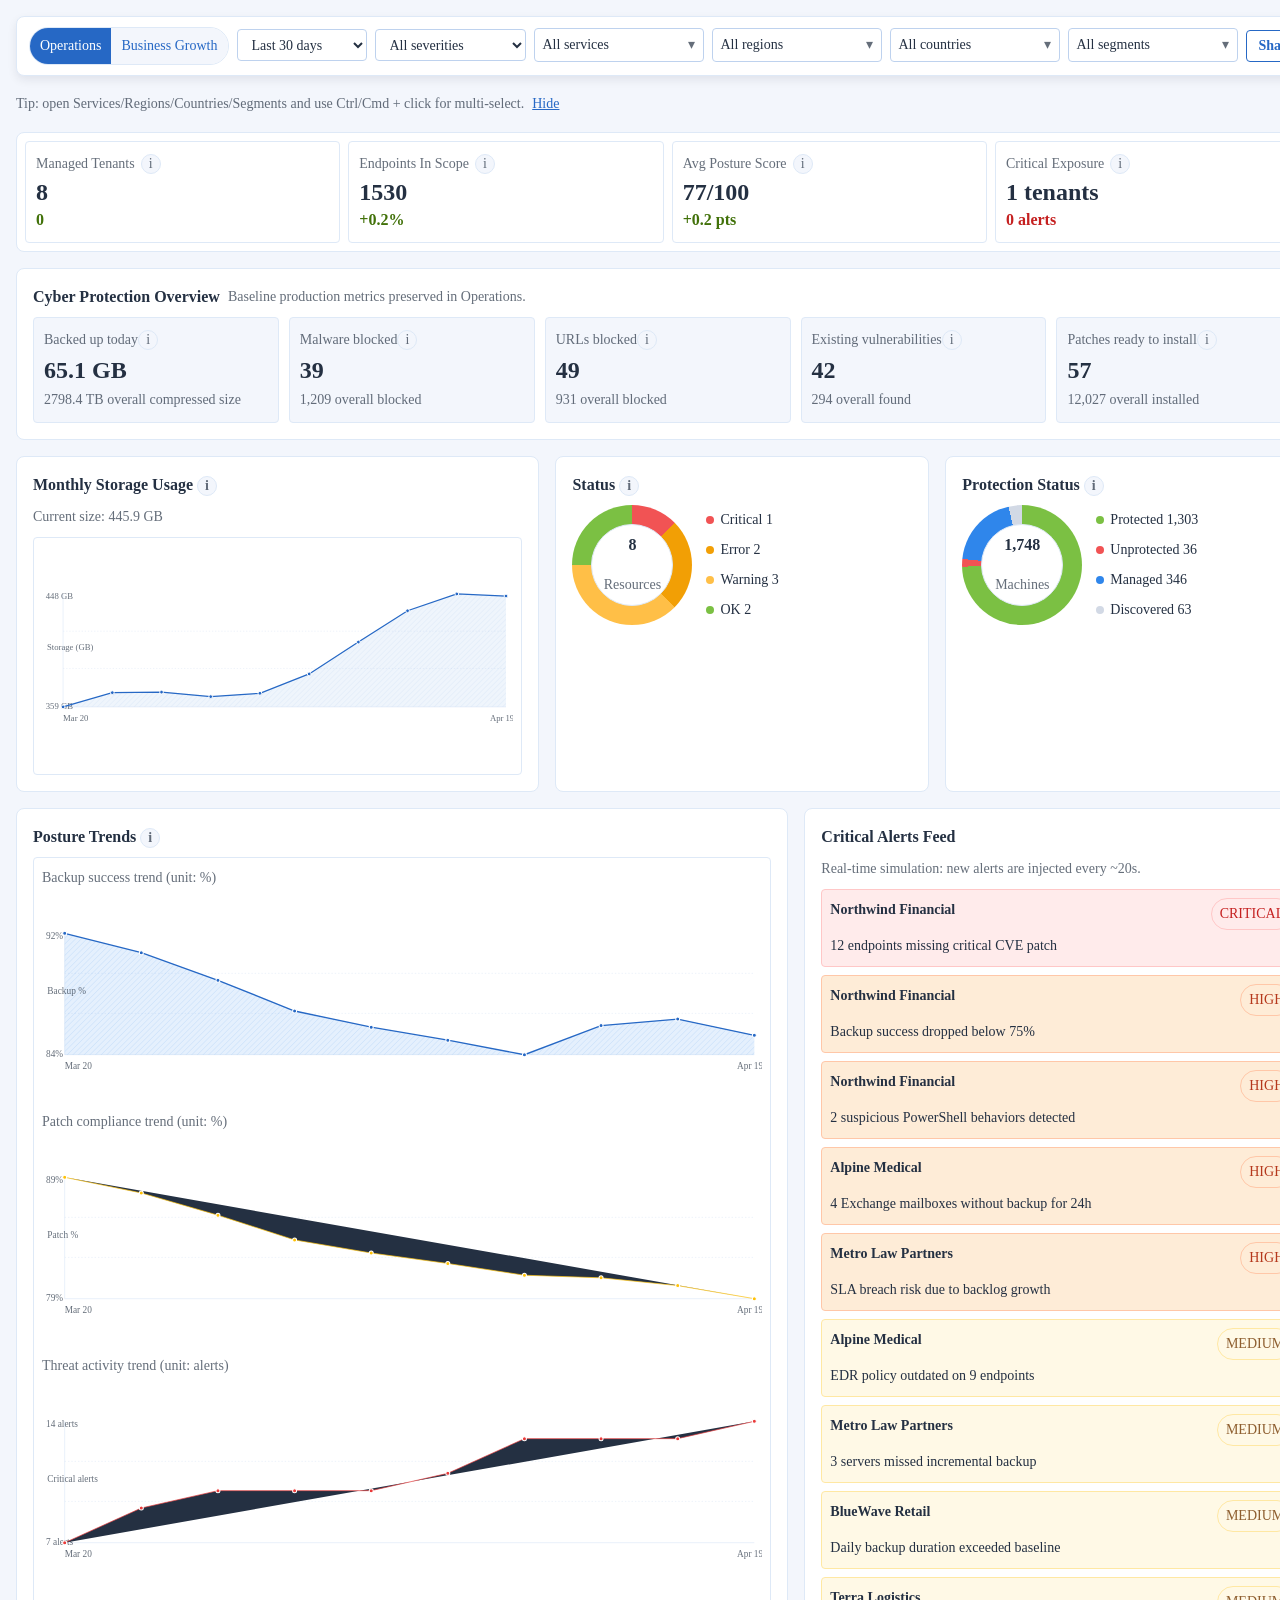
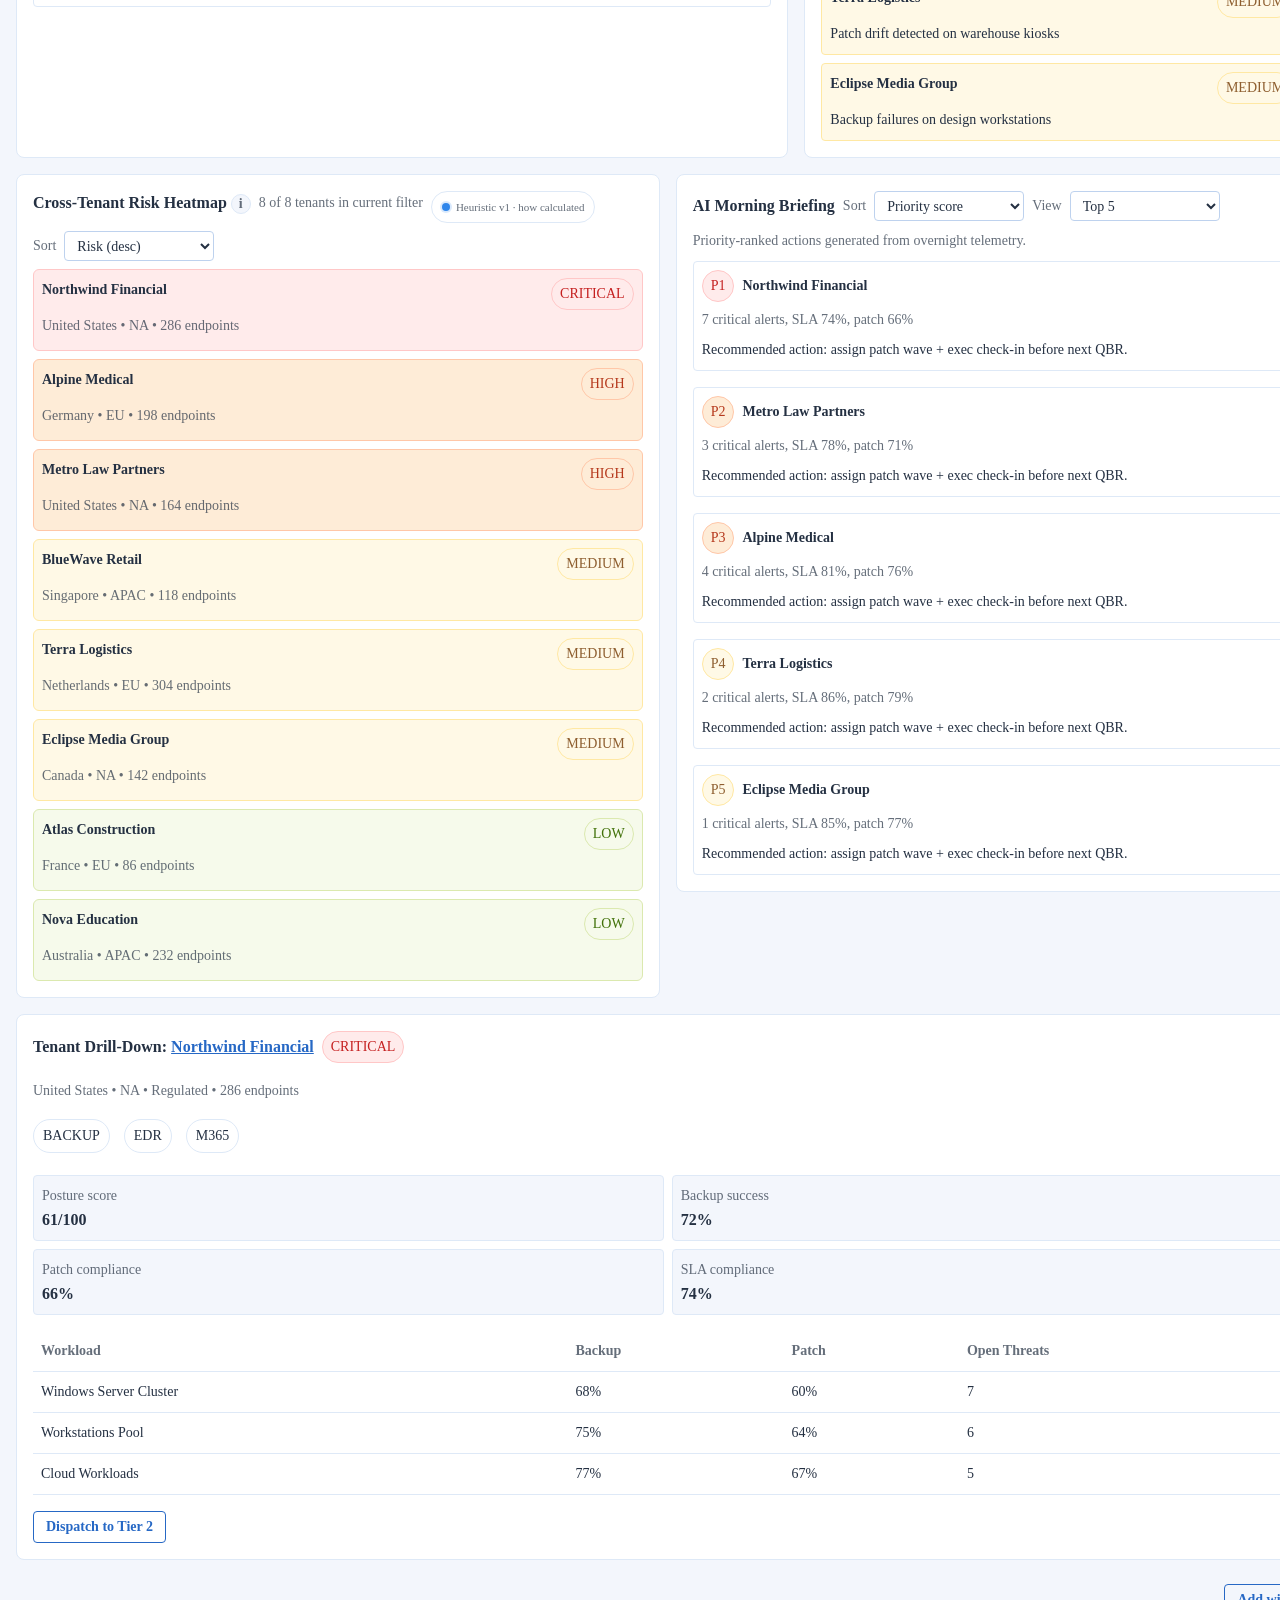
<file: docs/operations_dashboard.html>
<!doctype html>
<html lang="en">
  <head>
    <meta charset="UTF-8" />
    <meta name="viewport" content="width=device-width, initial-scale=1" />
    <title>Acronis Operations Dashboard Prototype</title>
    <link rel="stylesheet" href="./assets/acv-reset.css" />
    <link rel="stylesheet" href="./assets/acv-theme-acronis.css" />
    <link rel="stylesheet" href="./assets/common.css" />
  </head>
  <body class="operations-dashboard">
    <main class="app-shell">
      <section class="toolbar" aria-label="Dashboard controls">
        <div class="toolbar-left">
          <div class="pill-tabs" aria-label="Dashboard pages">
            <a class="pill-tab active" href="./operations_dashboard.html" aria-current="page">Operations</a>
            <a class="pill-tab" href="./business_dashboard.html">Business Growth</a>
          </div>
          <div class="filters">
            <select id="windowFilter" class="select" aria-label="Data window filter">
              <option value="7">Last 7 days</option>
              <option value="30" selected>Last 30 days</option>
              <option value="90">Last 90 days</option>
              <option value="180">Last 180 days</option>
              <option value="365">Last 365 days</option>
            </select>
            <select id="severityFilter" class="select" aria-label="Severity filter">
              <option value="all">All severities</option>
              <option value="critical">Critical only</option>
              <option value="high">High and above</option>
              <option value="medium">Medium and above</option>
            </select>

            <details class="filter-spoiler" id="serviceFilterWrap">
              <summary id="serviceFilterSummary">All services</summary>
              <select id="serviceFilter" class="select spoiler-select" aria-label="Service filter" multiple>
                <option value="all" selected>All services</option>
                <option value="backup">Backup</option>
                <option value="edr">EDR</option>
                <option value="m365">M365 Backup</option>
                <option value="patch">Patch</option>
                <option value="dlp">DLP</option>
              </select>
            </details>

            <details class="filter-spoiler" id="regionFilterWrap">
              <summary id="regionFilterSummary">All regions</summary>
              <select id="regionFilter" class="select spoiler-select" aria-label="Region filter" multiple>
                <option value="all" selected>All regions</option>
                <option value="NA">North America</option>
                <option value="EU">Europe</option>
                <option value="APAC">APAC</option>
              </select>
            </details>

            <details class="filter-spoiler" id="countryFilterWrap">
              <summary id="countryFilterSummary">All countries</summary>
              <select id="countryFilter" class="select spoiler-select" aria-label="Country filter" multiple>
                <option value="all" selected>All countries</option>
                <option value="United States">United States</option>
                <option value="Germany">Germany</option>
                <option value="Netherlands">Netherlands</option>
                <option value="Canada">Canada</option>
                <option value="France">France</option>
                <option value="Singapore">Singapore</option>
                <option value="Australia">Australia</option>
              </select>
            </details>

            <details class="filter-spoiler" id="segmentFilterWrap">
              <summary id="segmentFilterSummary">All segments</summary>
              <select id="segmentFilter" class="select spoiler-select" aria-label="Segment filter" multiple>
                <option value="all" selected>All segments</option>
                <option value="Regulated">Regulated</option>
                <option value="Healthcare">Healthcare</option>
                <option value="Professional Services">Professional Services</option>
                <option value="Retail">Retail</option>
                <option value="Logistics">Logistics</option>
                <option value="Media">Media</option>
                <option value="Industrial">Industrial</option>
                <option value="Education">Education</option>
              </select>
            </details>
          </div>
        </div>
        <section class="quick-actions" aria-label="Quick actions">
          <button id="resetFiltersBtn" class="btn btn-secondary" type="button" hidden>Reset filters</button>
          <button id="shareBtn" class="btn btn-secondary" type="button">Share</button>
        </section>
      </section>
      <div class="tiny filter-tip" id="multiSelectTip">
        Tip: open Services/Regions/Countries/Segments and use Ctrl/Cmd + click for multi-select.
        <button id="hideMultiSelectTip" class="link-btn tip-hide-btn" type="button">Hide</button>
      </div>

      <div id="opsV2View" class="dashboard-view">
        <section class="card kpi-surface">
          <div class="kpi-grid" id="kpiGrid" aria-label="Operations KPI cards"></div>
        </section>

        <section class="card">
          <div class="section-actions">
            <h2 class="card-title">Cyber Protection Overview</h2>
            <span class="card-subtitle">Baseline production metrics preserved in Operations.</span>
          </div>
          <div id="classicTopRow" class="classic-top-grid"></div>
        </section>
        <section class="classic-widget-grid">
          <article class="card">
            <h2 class="card-title">Monthly Storage Usage <span class="info-tip" data-info="Shows historical protected storage volume over time. Values are aggregated from in-scope tenants and normalized to the selected window.">i</span></h2>
            <div class="card-subtitle" id="classicStorageCurrent"></div>
            <div class="chart-wrap"><div id="classicStorageChart"></div></div>
          </article>
          <article class="card">
            <h2 class="card-title">Status <span class="info-tip" data-info="Distribution of tenant risk state. Buckets are Critical, Error, Warning, and OK based on current risk-level classification.">i</span></h2>
            <div class="classic-donut-row">
              <div id="classicStatusDonut" class="classic-donut"></div>
              <div id="classicStatusLegend" class="classic-legend"></div>
            </div>
          </article>
          <article class="card">
            <h2 class="card-title">Protection Status <span class="info-tip" data-info="Composition of machine protection states: Protected, Unprotected, Managed, and Discovered. Derived from backup, patch, and incident signals.">i</span></h2>
            <div class="classic-donut-row">
              <div id="classicProtectionDonut" class="classic-donut"></div>
              <div id="classicProtectionLegend" class="classic-legend"></div>
            </div>
          </article>
        </section>

        <section class="split">
          <article class="card">
            <h2 class="card-title">Posture Trends <span class="info-tip" data-info="Operational trend lines for backup success, patch compliance, and threat activity. Point values are interactive for each datapoint.">i</span></h2>
            <div class="chart-wrap">
              <div id="trendBackup"></div>
              <div id="trendPatch"></div>
              <div id="trendThreats"></div>
            </div>
          </article>

          <article class="card">
            <h2 class="card-title">Critical Alerts Feed</h2>
            <p class="card-subtitle">Real-time simulation: new alerts are injected every ~20s.</p>
            <div class="alert-list" id="alertsFeed"></div>
          </article>
        </section>

        <section class="grid grid-2">
          <article class="card">
            <div class="section-actions section-actions-top">
              <h2 class="card-title">Cross-Tenant Risk Heatmap <span class="info-tip" data-info="Each tile summarizes tenant risk with scope metadata and current severity badge. Tiles are sortable and clickable for drill-down.">i</span></h2>
              <span class="card-subtitle" id="tenantCountLabel"></span>
              <div class="control-inline" id="opsRiskConfidenceSlot"></div>
              <div class="control-inline">
                <label for="heatmapSort">Sort</label>
                <select id="heatmapSort" class="select select-sm" aria-label="Heatmap sort">
                  <option value="risk">Risk (desc)</option>
                  <option value="mrr">MRR (desc)</option>
                  <option value="alerts">Open alerts (desc)</option>
                  <option value="posture">Posture (low first)</option>
                  <option value="name">Client name (A-Z)</option>
                </select>
              </div>
            </div>
            <div class="heatmap" id="heatmap" role="list"></div>
          </article>

          <article class="card">
            <div class="section-actions">
              <h2 class="card-title">AI Morning Briefing</h2>
              <div class="control-inline">
                <label for="briefingSort">Sort</label>
                <select id="briefingSort" class="select select-sm" aria-label="Briefing sort">
                  <option value="priority">Priority score</option>
                  <option value="mrr">MRR (desc)</option>
                  <option value="alerts">Critical alerts</option>
                  <option value="sla">SLA (low first)</option>
                </select>
              </div>
              <div class="control-inline">
                <label for="briefingScopeFilter">View</label>
                <select id="briefingScopeFilter" class="select select-sm" aria-label="Briefing view filter">
                  <option value="top5" selected>Top 5</option>
                  <option value="all">All</option>
                </select>
              </div>
            </div>
            <p class="card-subtitle">Priority-ranked actions generated from overnight telemetry.</p>
            <div id="briefingList" class="grid"></div>
          </article>
        </section>

        <section id="detailPanel" class="detail-panel" aria-live="polite"></section>
        <section class="page-actions-bottom" aria-label="Bottom actions">
          <button id="addWidgetBottomBtn" class="btn btn-secondary" type="button">Add widget</button>
        </section>
      </div>
    </main>

    <div class="toast" id="toast" aria-live="assertive"></div>

    <script src="./assets/data.js"></script>
    <script src="./assets/helpers.js"></script>
    <script>
      (function () {
        const data = window.AcronisDemoData;
        const utils = window.DemoUtils;
        const sharedFilterDefaults = {
          windowDays: "30",
          severity: "all",
          service: ["all"],
          region: ["all"],
          country: ["all"],
          segment: ["all"]
        };
        const sharedFilterAllowedValues = {
          windowDays: ["7", "30", "90", "180", "365"],
          severity: ["all", "critical", "high", "medium"],
          service: ["all", "backup", "edr", "m365", "patch", "dlp"],
          region: ["all", "NA", "EU", "APAC"],
          country: ["all", "United States", "Germany", "Netherlands", "Canada", "France", "Singapore", "Australia"],
          segment: ["all", "Regulated", "Healthcare", "Professional Services", "Retail", "Logistics", "Media", "Industrial", "Education"]
        };
        const filters = utils.loadSharedFilters(sharedFilterDefaults, sharedFilterAllowedValues);
        const state = {
          selectedId: null,
          detailPickerOpen: false,
          briefingScope: "top5",
          heatmapSort: "risk",
          briefingSort: "priority",
          dynamicAlerts: utils.sortAlerts(data.tenants)
        };

        const severityThreshold = {
          all: 1,
          medium: 2,
          high: 3,
          critical: 4
        };

        const elements = {
          kpiGrid: document.getElementById("kpiGrid"),
          heatmap: document.getElementById("heatmap"),
          tenantCountLabel: document.getElementById("tenantCountLabel"),
          briefingList: document.getElementById("briefingList"),
          alertsFeed: document.getElementById("alertsFeed"),
          detailPanel: document.getElementById("detailPanel"),
          trendBackup: document.getElementById("trendBackup"),
          trendPatch: document.getElementById("trendPatch"),
          trendThreats: document.getElementById("trendThreats"),
          classicTopRow: document.getElementById("classicTopRow"),
          classicStorageCurrent: document.getElementById("classicStorageCurrent"),
          classicStorageChart: document.getElementById("classicStorageChart"),
          classicStatusDonut: document.getElementById("classicStatusDonut"),
          classicStatusLegend: document.getElementById("classicStatusLegend"),
          classicProtectionDonut: document.getElementById("classicProtectionDonut"),
          classicProtectionLegend: document.getElementById("classicProtectionLegend")
        };

        function updateSpoilerLabel(selectId, summaryId, defaultLabel, suffix) {
          const values = utils.parseMultiSelect(document.getElementById(selectId), ["all"]);
          const summary = document.getElementById(summaryId);
          if (values.includes("all")) {
            summary.textContent = defaultLabel;
            return;
          }
          summary.textContent = `${values.length} ${suffix}`;
        }

        function isDefaultFilters() {
          return (
            filters.windowDays === sharedFilterDefaults.windowDays &&
            filters.severity === sharedFilterDefaults.severity &&
            filters.service.includes("all") &&
            filters.region.includes("all") &&
            filters.country.includes("all") &&
            filters.segment.includes("all")
          );
        }

        function updateResetButtonVisibility() {
          const resetButton = document.getElementById("resetFiltersBtn");
          resetButton.hidden = isDefaultFilters();
        }

        function setMultiSelectAll(selectId) {
          const select = document.getElementById(selectId);
          if (!select) return;
          Array.from(select.options).forEach(function (option) {
            option.selected = option.value === "all";
          });
        }

        function setMultiSelectValues(selectId, values) {
          const select = document.getElementById(selectId);
          if (!select) return;
          const selected = Array.isArray(values) && values.length ? values : ["all"];
          Array.from(select.options).forEach(function (option) {
            option.selected = selected.includes(option.value);
          });
          if (!Array.from(select.options).some(function (option) { return option.selected; })) {
            setMultiSelectAll(selectId);
          }
        }

        function applyFiltersToControls() {
          document.getElementById("windowFilter").value = filters.windowDays;
          document.getElementById("severityFilter").value = filters.severity;
          setMultiSelectValues("serviceFilter", filters.service);
          setMultiSelectValues("regionFilter", filters.region);
          setMultiSelectValues("countryFilter", filters.country);
          setMultiSelectValues("segmentFilter", filters.segment);
        }

        function saveSharedFilters() {
          utils.saveSharedFilters(filters);
        }

        function buildWindowedSeries(baseValues, totalDays, integerOnly) {
          const pointsByWindow = {
            7: 7,
            30: 10,
            90: 12,
            180: 14,
            365: 18
          };
          const points = pointsByWindow[totalDays] || 10;
          const baseLength = baseValues.length - 1;
          const values = [];
          for (let idx = 0; idx < points; idx += 1) {
            const progress = points === 1 ? 0 : idx / (points - 1);
            const sourcePos = progress * baseLength;
            const low = Math.floor(sourcePos);
            const high = Math.min(baseLength, Math.ceil(sourcePos));
            const ratio = sourcePos - low;
            const baseValue = baseValues[low] + (baseValues[high] - baseValues[low]) * ratio;
            const wave = Math.sin((idx + 1) * 0.9) * 0.6;
            const adjusted = baseValue + wave;
            const normalized = integerOnly ? Math.max(0, Math.round(adjusted)) : Math.max(0, Math.min(100, Number(adjusted.toFixed(1))));
            values.push(normalized);
          }
          return values;
        }

        const dashboardAsOfDate = (function () {
          const fromData = data && data.asOf ? new Date(`${data.asOf}T00:00:00`) : new Date();
          return Number.isNaN(fromData.getTime()) ? new Date() : fromData;
        })();

        function formatDateLabel(dateValue) {
          return new Intl.DateTimeFormat("en-US", { month: "short", day: "numeric" }).format(dateValue);
        }

        function buildWindowDateLabels(totalDays, count) {
          if (count <= 1) return [formatDateLabel(dashboardAsOfDate)];
          const step = totalDays / (count - 1);
          const labels = [];
          for (let idx = 0; idx < count; idx += 1) {
            const daysBack = Math.max(0, Math.round(totalDays - step * idx));
            const pointDate = new Date(dashboardAsOfDate);
            pointDate.setDate(dashboardAsOfDate.getDate() - daysBack);
            labels.push(formatDateLabel(pointDate));
          }
          labels[labels.length - 1] = formatDateLabel(dashboardAsOfDate);
          return labels;
        }

        document.getElementById("windowFilter").addEventListener("change", function (event) {
          filters.windowDays = event.target.value;
          saveSharedFilters();
          render();
        });
        document.getElementById("severityFilter").addEventListener("change", function (event) {
          filters.severity = event.target.value;
          saveSharedFilters();
          render();
        });

        document.getElementById("serviceFilter").addEventListener("change", function (event) {
          filters.service = utils.parseMultiSelect(event.target, ["all"]);
          updateSpoilerLabel("serviceFilter", "serviceFilterSummary", "All services", "services selected");
          saveSharedFilters();
          render();
        });

        document.getElementById("regionFilter").addEventListener("change", function (event) {
          filters.region = utils.parseMultiSelect(event.target, ["all"]);
          updateSpoilerLabel("regionFilter", "regionFilterSummary", "All regions", "regions selected");
          saveSharedFilters();
          render();
        });

        document.getElementById("countryFilter").addEventListener("change", function (event) {
          filters.country = utils.parseMultiSelect(event.target, ["all"]);
          updateSpoilerLabel("countryFilter", "countryFilterSummary", "All countries", "countries selected");
          saveSharedFilters();
          render();
        });

        document.getElementById("segmentFilter").addEventListener("change", function (event) {
          filters.segment = utils.parseMultiSelect(event.target, ["all"]);
          updateSpoilerLabel("segmentFilter", "segmentFilterSummary", "All segments", "segments selected");
          saveSharedFilters();
          render();
        });

        document.getElementById("heatmapSort").addEventListener("change", function (event) {
          state.heatmapSort = event.target.value;
          renderHeatmap(filteredTenants());
        });

        document.getElementById("briefingSort").addEventListener("change", function (event) {
          state.briefingSort = event.target.value;
          renderBriefing(filteredTenants());
        });

        document.getElementById("briefingScopeFilter").addEventListener("change", function (event) {
          state.briefingScope = event.target.value;
          renderBriefing(filteredTenants());
        });

        document.getElementById("addWidgetBottomBtn").addEventListener("click", function () {
          utils.toast("Add widget flow placeholder: widget gallery opens here");
        });
        document.getElementById("shareBtn").addEventListener("click", function () {
          utils.toast("Share placeholder: report sharing dialog opens here");
        });
        document.getElementById("resetFiltersBtn").addEventListener("click", function () {
          filters.windowDays = sharedFilterDefaults.windowDays;
          filters.severity = sharedFilterDefaults.severity;
          filters.service = sharedFilterDefaults.service.slice();
          filters.region = sharedFilterDefaults.region.slice();
          filters.country = sharedFilterDefaults.country.slice();
          filters.segment = sharedFilterDefaults.segment.slice();

          applyFiltersToControls();
          updateSpoilerLabel("serviceFilter", "serviceFilterSummary", "All services", "services selected");
          updateSpoilerLabel("regionFilter", "regionFilterSummary", "All regions", "regions selected");
          updateSpoilerLabel("countryFilter", "countryFilterSummary", "All countries", "countries selected");
          updateSpoilerLabel("segmentFilter", "segmentFilterSummary", "All segments", "segments selected");
          saveSharedFilters();
          render();
        });

        function matchesFilters(tenant) {
          if (!filters.region.includes("all") && !filters.region.includes(tenant.region)) return false;
          if (!filters.country.includes("all") && !filters.country.includes(tenant.country)) return false;
          if (!filters.segment.includes("all") && !filters.segment.includes(tenant.segment)) return false;
          if (!filters.service.includes("all") && !filters.service.some(function (service) {
            return tenant.services[service];
          })) {
            return false;
          }
          const riskWeight = utils.levelWeights[tenant.riskLevel] || 0;
          if (riskWeight < severityThreshold[filters.severity]) return false;
          return true;
        }

        function filteredTenants() {
          return data.tenants.filter(matchesFilters).sort(utils.byRiskDesc);
        }

        function tenantDeltaWeight(tenant) {
          const idScore = tenant.id.split("").reduce(function (acc, char) {
            return acc + char.charCodeAt(0);
          }, 0);
          const centeredSeed = ((idScore % 13) - 6) / 100;
          const riskBias = ((utils.levelWeights[tenant.riskLevel] || 1) - 2.5) * 0.011;
          const windowScale = Math.max(0.7, Number(filters.windowDays) / 75);
          return centeredSeed * windowScale + riskBias;
        }

        function baselineTotal(tenants, extractor) {
          return tenants.reduce(function (acc, tenant) {
            const weight = Math.max(0.2, 1 - tenantDeltaWeight(tenant));
            return acc + extractor(tenant) * weight;
          }, 0);
        }

        function signedNumber(value, digits, suffix) {
          const precision = typeof digits === "number" ? digits : 0;
          const rounded = Number(value.toFixed(precision));
          const sign = rounded > 0 ? "+" : "";
          const base = precision ? rounded.toFixed(precision) : String(Math.round(rounded));
          return `${sign}${base}${suffix || ""}`;
        }

        function deltaClass(delta, higherIsBetter) {
          const improving = higherIsBetter ? delta >= 0 : delta <= 0;
          return improving ? "kpi-trend-positive" : "kpi-trend-negative";
        }

        function renderKpis(tenants) {
          const totalEndpoints = tenants.reduce(function (acc, tenant) {
            return acc + tenant.endpoints;
          }, 0);
          const avgPosture = tenants.length
            ? tenants.reduce(function (acc, tenant) {
                return acc + tenant.postureScore;
              }, 0) / tenants.length
            : 0;
          const criticalTenants = tenants.filter(function (tenant) {
            return tenant.riskLevel === "critical";
          }).length;
          const openAlerts = tenants.reduce(function (acc, tenant) {
            return acc + tenant.openCriticalAlerts;
          }, 0);

          const baselineTenantCount = Math.max(0, Math.round(baselineTotal(tenants, function () { return 1; })));
          const baselineEndpoints = Math.max(1, baselineTotal(tenants, function (tenant) {
            return tenant.endpoints;
          }));
          const baselinePosture = tenants.length
            ? baselineTotal(tenants, function (tenant) {
                return tenant.postureScore;
              }) / tenants.length
            : 0;
          const baselineAlerts = Math.max(0, baselineTotal(tenants, function (tenant) {
            return tenant.openCriticalAlerts;
          }));

          const tenantsDelta = tenants.length - baselineTenantCount;
          const endpointPctDelta = ((totalEndpoints - baselineEndpoints) / baselineEndpoints) * 100;
          const postureDelta = avgPosture - baselinePosture;
          const alertDelta = openAlerts - baselineAlerts;

          const rows = [
            {
              id: "managed-tenants",
              label: "Managed Tenants",
              formula: "Count of tenants in current filter scope.",
              value: tenants.length,
              trend: signedNumber(tenantsDelta, 0),
              trendClass: deltaClass(tenantsDelta, true),
              trendTitle: `Recomputed from filtered tenant scope and ${filters.windowDays}d window.`
            },
            {
              id: "endpoints",
              label: "Endpoints In Scope",
              formula: "Sum of endpoint inventory across in-scope tenants.",
              value: totalEndpoints,
              trend: signedNumber(endpointPctDelta, 1, "%"),
              trendClass: deltaClass(endpointPctDelta, true),
              trendTitle: `Recomputed from filtered tenant scope and ${filters.windowDays}d window.`
            },
            {
              id: "posture",
              label: "Avg Posture Score",
              formula: "Average of tenant posture score (0-100).",
              value: Math.round(avgPosture) + "/100",
              trend: signedNumber(postureDelta, 1, " pts"),
              trendClass: deltaClass(postureDelta, true),
              trendTitle: `Recomputed from filtered tenant scope and ${filters.windowDays}d window.`
            },
            {
              id: "critical-exposure",
              label: "Critical Exposure",
              formula: "Tenants currently at critical risk level and open critical alerts.",
              value: criticalTenants + " tenants",
              trend: signedNumber(alertDelta, 0, " alerts"),
              trendClass: deltaClass(alertDelta, false),
              trendTitle: `Recomputed from filtered tenant scope and ${filters.windowDays}d window.`
            }
          ];

          elements.kpiGrid.innerHTML = rows
            .map(function (item) {
              return `
                <button class="kpi-card-button" type="button" data-kpi="${item.id}">
                  <div class="kpi-label">${item.label}<span class="info-tip" data-info="${item.formula}">i</span></div>
                  <div class="kpi-value">${item.value}</div>
                  <div class="kpi-diff ${item.trendClass}" title="${item.trendTitle}">${item.trend}</div>
                </button>`;
            })
            .join("");

          elements.kpiGrid.querySelectorAll("[data-kpi]").forEach(function (button) {
            button.addEventListener("click", function () {
              const id = this.getAttribute("data-kpi");
              if (!tenants.length) {
                utils.toast("No tenants in current filter to drill down.");
                return;
              }
              state.selectedId = tenants[0].id;
              renderDetail();
              const labels = {
                "managed-tenants": "Opens tenant scope details",
                endpoints: "Opens endpoint inventory details",
                posture: "Opens posture score breakdown",
                "critical-exposure": "Opens critical exposure queue"
              };
              utils.toast(labels[id] + " (prototype placeholder)");
            });
          });
        }

        function renderHeatmap(tenants) {
          let sorted = tenants.slice();
          if (state.heatmapSort === "mrr") {
            sorted.sort(function (a, b) {
              return b.mrr - a.mrr;
            });
          } else if (state.heatmapSort === "alerts") {
            sorted.sort(function (a, b) {
              return b.openCriticalAlerts - a.openCriticalAlerts;
            });
          } else if (state.heatmapSort === "posture") {
            sorted.sort(function (a, b) {
              return a.postureScore - b.postureScore;
            });
          } else if (state.heatmapSort === "name") {
            sorted.sort(function (a, b) {
              return a.name.localeCompare(b.name);
            });
          }

          elements.tenantCountLabel.textContent = `${sorted.length} of ${data.tenants.length} tenants in current filter`;

          if (!sorted.length) {
            elements.heatmap.innerHTML = `<div class="empty-state">No tenants match current filters.</div>`;
            return;
          }

          elements.heatmap.innerHTML = sorted
            .map(function (tenant) {
              return `
                <button class="${utils.tenantClass(tenant.riskLevel)}" data-id="${tenant.id}" role="listitem" type="button">
                  <div class="tenant-tile-head">
                    <strong>${tenant.name}</strong>
                    <span class="${utils.riskClass(tenant.riskLevel)}">${tenant.riskLevel.toUpperCase()}</span>
                  </div>
                  <span class="tiny">${tenant.country} • ${tenant.region} • ${tenant.endpoints} endpoints</span>
                </button>`;
            })
            .join("");

          elements.heatmap.querySelectorAll("[data-id]").forEach(function (button) {
            button.addEventListener("click", function () {
              state.selectedId = this.getAttribute("data-id");
              renderDetail();
            });
          });
        }

        function renderBriefing(tenants) {
          let ranked = tenants.slice();
          if (state.briefingSort === "mrr") {
            ranked.sort(function (a, b) {
              return b.mrr - a.mrr;
            });
          } else if (state.briefingSort === "alerts") {
            ranked.sort(function (a, b) {
              return b.openCriticalAlerts - a.openCriticalAlerts;
            });
          } else if (state.briefingSort === "sla") {
            ranked.sort(function (a, b) {
              return a.slaCompliance - b.slaCompliance;
            });
          } else {
            ranked.sort(function (a, b) {
              return utils.riskScore(b) - utils.riskScore(a);
            });
          }

          ranked = ranked.slice(0, state.briefingScope === "top5" ? 5 : tenants.length);

          if (!ranked.length) {
            elements.briefingList.innerHTML = `<div class="empty-state">No actionable items for current filters.</div>`;
            return;
          }

          elements.briefingList.innerHTML = ranked
            .map(function (tenant, idx) {
              return `
                <button class="brief-item" data-id="${tenant.id}" type="button">
                  <div class="section-actions">
                    <span class="${utils.riskClass(tenant.riskLevel)}">P${idx + 1}</span>
                    <strong>${tenant.name}</strong>
                  </div>
                  <div class="tiny">${tenant.openCriticalAlerts} critical alerts, SLA ${tenant.slaCompliance}%, patch ${tenant.patchCompliance}%</div>
                  <div>Recommended action: assign patch wave + exec check-in before next QBR.</div>
                </button>`;
            })
            .join("");

          elements.briefingList.querySelectorAll("[data-id]").forEach(function (item) {
            item.addEventListener("click", function () {
              state.selectedId = this.getAttribute("data-id");
              renderDetail();
            });
          });
        }

        function renderTrends() {
          const totalDays = Number(filters.windowDays);
          const backupSeries = buildWindowedSeries(data.opsTrends.backup, totalDays, false);
          const patchSeries = buildWindowedSeries(data.opsTrends.patch, totalDays, false);
          const threatSeries = buildWindowedSeries(data.opsTrends.threats, totalDays, true);
          const labels = buildWindowDateLabels(totalDays, backupSeries.length);
          const backup = utils.createLineChart(backupSeries, {
            width: 1080,
            height: 220,
            unit: "%",
            yLabel: "Backup %",
            xAxisName: "Date",
            yAxisName: "Backup success",
            xLabels: labels,
            lineClass: "risk-spark",
            pointClass: "line-point",
            lineColor: "#2f86eb",
            areaTint: "rgba(47, 134, 235, 0.12)"
          });
          const patch = utils.createLineChart(patchSeries, {
            width: 1080,
            height: 220,
            unit: "%",
            yLabel: "Patch %",
            xAxisName: "Date",
            yAxisName: "Patch compliance",
            xLabels: labels,
            lineClass: "risk-spark-alt",
            pointClass: "line-point-alt",
            lineColor: "#f29f05",
            areaTint: "rgba(242, 159, 5, 0.12)",
            showArea: false
          });
          const threats = utils.createLineChart(threatSeries, {
            width: 1080,
            height: 220,
            unit: " alerts",
            yLabel: "Critical alerts",
            xAxisName: "Date",
            yAxisName: "Alerts",
            xLabels: labels,
            lineClass: "risk-spark-danger",
            pointClass: "line-point-danger",
            lineColor: "#f15354",
            areaTint: "rgba(241, 83, 84, 0.12)",
            showArea: false
          });

          elements.trendBackup.innerHTML = `<div class="tiny">Backup success trend (unit: %)</div>${backup}`;
          elements.trendPatch.innerHTML = `<div class="tiny">Patch compliance trend (unit: %)</div>${patch}`;
          elements.trendThreats.innerHTML = `<div class="tiny">Threat activity trend (unit: alerts)</div>${threats}`;
          utils.bindChartHover(elements.trendBackup.parentElement);
        }

        function formatInteger(value) {
          return new Intl.NumberFormat("en-US", { maximumFractionDigits: 0 }).format(value);
        }

        function createClassicDonut(container, legendContainer, segments, centerNumber, centerLabel) {
          const total = segments.reduce(function (acc, item) {
            return acc + item.value;
          }, 0);
          if (!total) {
            container.innerHTML = '<div class="tiny">No data</div>';
            legendContainer.innerHTML = '<div class="tiny">No values in current filters.</div>';
            return;
          }

          let progress = 0;
          const gradientStops = segments
            .map(function (item) {
              const start = (progress / total) * 360;
              progress += item.value;
              const end = (progress / total) * 360;
              return `${item.color} ${start.toFixed(1)}deg ${end.toFixed(1)}deg`;
            })
            .join(", ");

          container.innerHTML = `
            <div class="classic-donut-ring" style="background:conic-gradient(${gradientStops});">
              <div class="classic-donut-inner">
                <div class="classic-donut-number">${formatInteger(centerNumber)}</div>
                <div class="classic-donut-label">${centerLabel}</div>
              </div>
            </div>
          `;

          legendContainer.innerHTML = segments
            .map(function (item) {
              return `<div class="classic-legend-item"><span class="dot" style="background:${item.color}"></span>${item.label} ${formatInteger(item.value)}</div>`;
            })
            .join("");
        }

        function renderClassicOverview(tenants) {
          const sourceTenants = tenants.length ? tenants : data.tenants;
          const usesFallbackScope = !tenants.length;

          const totalDays = Number(filters.windowDays);
          const backedUpTodayGb = sourceTenants.reduce(function (acc, tenant) {
            return acc + tenant.endpoints * (tenant.backupSuccess / 100) * 0.05;
          }, 0);
          const malwareBlocked = sourceTenants.reduce(function (acc, tenant) {
            return acc + tenant.openCriticalAlerts + tenant.unresolvedIncidents;
          }, 0);
          const urlsBlocked = sourceTenants.reduce(function (acc, tenant) {
            return acc + tenant.openCriticalAlerts * 2 + Math.round(tenant.reopenRate / 12);
          }, 0);
          const vulnerabilities = sourceTenants.reduce(function (acc, tenant) {
            return acc + Math.max(0, Math.round((100 - tenant.patchCompliance) / 4));
          }, 0);
          const patchesReady = sourceTenants.reduce(function (acc, tenant) {
            return acc + Math.max(0, Math.round((100 - tenant.patchCompliance) / 3));
          }, 0);

          const topMetrics = [
            {
              id: "backed-up",
              label: "Backed up today",
              formula: "Daily protected data volume in GB across filtered tenants.",
              value: `${backedUpTodayGb.toFixed(1)} GB`,
              sub: `${(backedUpTodayGb * 43).toFixed(1)} TB overall compressed size`
            },
            {
              id: "malware",
              label: "Malware blocked",
              formula: "Count of blocked malware events from alerts and unresolved incidents.",
              value: formatInteger(malwareBlocked),
              sub: `${formatInteger(malwareBlocked * 31)} overall blocked`
            },
            {
              id: "urls",
              label: "URLs blocked",
              formula: "Blocked malicious URL events estimated from alert telemetry and reopen patterns.",
              value: formatInteger(urlsBlocked),
              sub: `${formatInteger(urlsBlocked * 19)} overall blocked`
            },
            {
              id: "vuln",
              label: "Existing vulnerabilities",
              formula: "Open vulnerability estimate based on current patch compliance deficit.",
              value: formatInteger(vulnerabilities),
              sub: `${formatInteger(vulnerabilities * 7)} overall found`
            },
            {
              id: "patches",
              label: "Patches ready to install",
              formula: "Patch backlog currently ready for deployment across in-scope assets.",
              value: formatInteger(patchesReady),
              sub: `${formatInteger(patchesReady * 211)} overall installed`
            }
          ];

          elements.classicTopRow.innerHTML = topMetrics
            .map(function (metric) {
              return `
                <button class="classic-kpi-card" type="button" data-classic-kpi="${metric.id}">
                  <div class="classic-kpi-label">${metric.label}<span class="info-tip" data-info="${metric.formula}">i</span></div>
                  <div class="classic-kpi-value">${metric.value}</div>
                  <div class="tiny">${metric.sub}</div>
                </button>
              `;
            })
            .join("");

          elements.classicTopRow.querySelectorAll("[data-classic-kpi]").forEach(function (button) {
            button.addEventListener("click", function () {
              utils.toast("Classic metric drill-down placeholder");
            });
          });

          const pointsByWindow = {
            7: 7,
            30: 10,
            90: 12,
            180: 14,
            365: 18
          };
          const storageBase = sourceTenants.reduce(function (acc, tenant) {
            return acc + tenant.endpoints * (0.17 + tenant.backupSuccess / 900);
          }, 0);
          const volatility = sourceTenants.length
            ? sourceTenants.reduce(function (acc, tenant) {
                return acc + (100 - tenant.patchCompliance) + tenant.openCriticalAlerts * 2;
              }, 0) / sourceTenants.length
            : 0;
          const storagePoints = pointsByWindow[totalDays] || 10;
          const storageSeries = [];
          for (let idx = 0; idx < storagePoints; idx += 1) {
            const progress = storagePoints === 1 ? 0 : idx / (storagePoints - 1);
            const trend = 0.84 + progress * 0.24;
            const wave = Math.sin((idx + 1) * 0.9) * 0.035;
            const ripple = Math.cos((idx + 1) * 0.7) * 0.02 + Math.sin((idx + 1) * 0.41) * 0.015;
            const riskAdj = 1 + (volatility / 900) * (0.28 - progress * 0.18);
            const rawValue = Math.max(1, storageBase * trend * (1 + wave + ripple) * riskAdj);
            let pointValue = Number(rawValue.toFixed(1));
            if (idx > 0 && pointValue === storageSeries[idx - 1]) {
              const bump = idx % 2 === 0 ? 0.2 : -0.2;
              pointValue = Number((pointValue + bump).toFixed(1));
              if (pointValue <= 0 || pointValue === storageSeries[idx - 1]) {
                pointValue = Number((storageSeries[idx - 1] + 0.3).toFixed(1));
              }
            }
            storageSeries.push(pointValue);
          }
          const storageLabels = buildWindowDateLabels(totalDays, storageSeries.length);
          const currentStorage = storageSeries[storageSeries.length - 1];

          elements.classicStorageCurrent.textContent = usesFallbackScope
            ? `Current size: ${currentStorage.toFixed(1)} GB (fallback all tenants)`
            : `Current size: ${currentStorage.toFixed(1)} GB`;
          elements.classicStorageChart.innerHTML = utils.createLineChart(storageSeries, {
            width: 760,
            height: 220,
            unit: " GB",
            yLabel: "Storage (GB)",
            xAxisName: "Date",
            yAxisName: "Storage",
            xLabels: storageLabels,
            lineClass: "risk-spark",
            pointClass: "line-point",
            lineColor: "#7ba8e3",
            areaTint: "rgba(123, 168, 227, 0.12)"
          });
          utils.bindChartHover(elements.classicStorageChart);

          const statusSegments = [
            { label: "Critical", value: sourceTenants.filter(function (tenant) { return tenant.riskLevel === "critical"; }).length, color: "#f15354" },
            { label: "Error", value: sourceTenants.filter(function (tenant) { return tenant.riskLevel === "high"; }).length, color: "#f29f05" },
            { label: "Warning", value: sourceTenants.filter(function (tenant) { return tenant.riskLevel === "medium"; }).length, color: "#ffbf47" },
            { label: "OK", value: sourceTenants.filter(function (tenant) { return tenant.riskLevel === "low"; }).length, color: "#7bc043" }
          ];
          createClassicDonut(elements.classicStatusDonut, elements.classicStatusLegend, statusSegments, sourceTenants.length, "Resources");

          const protectedMachines = sourceTenants.reduce(function (acc, tenant) {
            return acc + Math.round(tenant.endpoints * (tenant.backupSuccess / 100));
          }, 0);
          const unmanagedMachines = sourceTenants.reduce(function (acc, tenant) {
            return acc + Math.round(tenant.endpoints * ((100 - tenant.patchCompliance) / 100));
          }, 0);
          const discoveredMachines = Math.max(
            0,
            sourceTenants.reduce(function (acc, tenant) {
              return acc + tenant.unresolvedIncidents;
            }, 0) * 3
          );
          const unprotectedMachines = Math.max(
            0,
            sourceTenants.reduce(function (acc, tenant) {
              return acc + tenant.openCriticalAlerts;
            }, 0) * 2
          );
          const protectionSegments = [
            { label: "Protected", value: protectedMachines, color: "#7bc043" },
            { label: "Unprotected", value: unprotectedMachines, color: "#f15354" },
            { label: "Managed", value: unmanagedMachines, color: "#2f86eb" },
            { label: "Discovered", value: discoveredMachines, color: "#d2d9e5" }
          ];
          const totalMachines = protectionSegments.reduce(function (acc, item) {
            return acc + item.value;
          }, 0);
          createClassicDonut(elements.classicProtectionDonut, elements.classicProtectionLegend, protectionSegments, totalMachines, "Machines");
        }

        function renderAlerts(tenants) {
          function severityTileClass(severity) {
            if (severity === "critical") return "tenant-critical";
            if (severity === "high") return "tenant-high";
            if (severity === "medium") return "tenant-medium";
            return "tenant-low";
          }

          const visibleIds = new Set(tenants.map(function (tenant) {
            return tenant.id;
          }));
          const alerts = state.dynamicAlerts.filter(function (item) {
            return visibleIds.has(item.tenantId);
          });

          if (!alerts.length) {
            elements.alertsFeed.innerHTML = `<div class="empty-state">No alerts in scope.</div>`;
            return;
          }

          elements.alertsFeed.innerHTML = alerts.slice(0, 10).map(function (alert) {
            return `
              <button class="alert-item ${severityTileClass(alert.severity)}" data-id="${alert.tenantId}" type="button">
                <div class="alert-item-head">
                  <strong>${alert.tenantName}</strong>
                  <span class="${utils.riskClass(alert.severity)}">${alert.severity.toUpperCase()}</span>
                </div>
                <div>${alert.text}</div>
              </button>`;
          }).join("");

          elements.alertsFeed.querySelectorAll("[data-id]").forEach(function (item) {
            item.addEventListener("click", function () {
              state.selectedId = this.getAttribute("data-id");
              renderDetail();
            });
          });
        }

        function renderDetail() {
          const scopedTenants = filteredTenants();
          if (!scopedTenants.length) {
            elements.detailPanel.classList.remove("open");
            elements.detailPanel.innerHTML = "";
            return;
          }
          const tenant = scopedTenants.find(function (item) {
            return item.id === state.selectedId;
          }) || scopedTenants[0];
          state.selectedId = tenant.id;

          const tenantOptions = scopedTenants
            .slice()
            .sort(function (a, b) {
              return a.name.localeCompare(b.name);
            })
            .map(function (item) {
              const selected = item.id === tenant.id ? " selected" : "";
              return `<option value="${item.id}"${selected}>${item.name}</option>`;
            })
            .join("");
          const tenantPickerBlock = state.detailPickerOpen
            ? `
              <div class="control-inline detail-tenant-switch">
                <label for="detailTenantFilter">Business</label>
                <select id="detailTenantFilter" class="select select-sm detail-tenant-filter" aria-label="Tenant drill-down business filter">
                  ${tenantOptions}
                </select>
              </div>
            `
            : "";

          const serviceChips = Object.keys(tenant.services)
            .filter(function (service) {
              return tenant.services[service];
            })
            .map(function (service) {
              return `<span class="service-chip">${service.toUpperCase()}</span>`;
            })
            .join("");

          const endpointRows = [
            { name: "Windows Server Cluster", backup: tenant.backupSuccess - 4, patch: tenant.patchCompliance - 6, threat: Math.max(1, tenant.openCriticalAlerts) },
            { name: "Workstations Pool", backup: tenant.backupSuccess + 3, patch: tenant.patchCompliance - 2, threat: Math.max(0, tenant.openCriticalAlerts - 1) },
            { name: "Cloud Workloads", backup: tenant.backupSuccess + 5, patch: tenant.patchCompliance + 1, threat: Math.max(0, tenant.openCriticalAlerts - 2) }
          ];

          elements.detailPanel.classList.add("open");
          elements.detailPanel.innerHTML = `
            <div class="section-actions">
              <h2 class="card-title">
                Tenant Drill-Down:
                <button id="detailTenantNameBtn" class="link-btn detail-tenant-name" type="button">${tenant.name}</button>
              </h2>
              ${tenantPickerBlock}
              <span class="${utils.riskClass(tenant.riskLevel)}">${tenant.riskLevel.toUpperCase()}</span>
            </div>
            <div class="card-subtitle">${tenant.country} • ${tenant.region} • ${tenant.segment} • ${tenant.endpoints} endpoints</div>
            <div class="section-actions">${serviceChips}</div>
            <div class="signal-grid">
              <div class="signal-tile"><div class="tiny">Posture score</div><strong>${tenant.postureScore}/100</strong></div>
              <div class="signal-tile"><div class="tiny">Backup success</div><strong>${tenant.backupSuccess}%</strong></div>
              <div class="signal-tile"><div class="tiny">Patch compliance</div><strong>${tenant.patchCompliance}%</strong></div>
              <div class="signal-tile"><div class="tiny">SLA compliance</div><strong>${tenant.slaCompliance}%</strong></div>
            </div>
            <table class="table">
              <thead>
                <tr>
                  <th>Workload</th>
                  <th>Backup</th>
                  <th>Patch</th>
                  <th>Open Threats</th>
                </tr>
              </thead>
              <tbody>
                ${endpointRows
                  .map(function (row) {
                    return `<tr><td>${row.name}</td><td>${row.backup}%</td><td>${row.patch}%</td><td>${row.threat}</td></tr>`;
                  })
                  .join("")}
              </tbody>
            </table>
            <div class="section-actions">
              <button class="btn btn-secondary" id="dispatchAction" type="button">Dispatch to Tier 2</button>
            </div>
          `;

          document.getElementById("detailTenantNameBtn").addEventListener("click", function () {
            state.detailPickerOpen = !state.detailPickerOpen;
            renderDetail();
            if (state.detailPickerOpen) {
              window.setTimeout(function () {
                const selector = document.getElementById("detailTenantFilter");
                if (selector) selector.focus();
              }, 0);
            }
          });
          if (state.detailPickerOpen) {
            document.getElementById("detailTenantFilter").addEventListener("change", function (event) {
              state.selectedId = event.target.value;
              state.detailPickerOpen = false;
              renderDetail();
            });
          }
          document.getElementById("dispatchAction").addEventListener("click", function () {
            utils.toast(`Escalation package for ${tenant.name} sent to Tier 2 queue`);
          });
        }

        function injectLiveAlert() {
          const candidates = data.tenants.filter(function (tenant) {
            return tenant.riskLevel === "critical" || tenant.riskLevel === "high";
          });
          const tenant = candidates[Math.floor(Math.random() * candidates.length)];
          const templates = [
            "EDR anomaly burst detected on 2 endpoints",
            "Backup retry failed on protected server",
            "Patch job exceeded maintenance window"
          ];

          state.dynamicAlerts.unshift({
            tenantId: tenant.id,
            tenantName: tenant.name,
            severity: Math.random() > 0.45 ? "critical" : "high",
            text: templates[Math.floor(Math.random() * templates.length)],
            level: 4
          });

          state.dynamicAlerts = state.dynamicAlerts.slice(0, 30);
          renderAlerts(filteredTenants());
          utils.toast(`New ${tenant.name} alert pre-triaged by AI`);
        }

        function renderOpsRiskConfidence() {
          const slot = document.getElementById("opsRiskConfidenceSlot");
          if (!slot) return;
          slot.innerHTML = utils.createConfidenceBadge(
            "operationsRisk",
            "Heuristic v1 · how calculated"
          );
        }

        function render() {
          const tenants = filteredTenants();
          renderKpis(tenants);
          renderHeatmap(tenants);
          renderBriefing(tenants);
          renderTrends();
          renderAlerts(tenants);
          renderClassicOverview(tenants);
          renderOpsRiskConfidence();
          renderDetail();
          utils.initInfoTips(document.body);
          utils.bindConfidenceBadges(document.body);
          updateResetButtonVisibility();
        }

        applyFiltersToControls();
        updateSpoilerLabel("serviceFilter", "serviceFilterSummary", "All services", "services selected");
        updateSpoilerLabel("regionFilter", "regionFilterSummary", "All regions", "regions selected");
        updateSpoilerLabel("countryFilter", "countryFilterSummary", "All countries", "countries selected");
        updateSpoilerLabel("segmentFilter", "segmentFilterSummary", "All segments", "segments selected");
        render();
        window.setInterval(injectLiveAlert, 21000);
      })();
    </script>
  </body>
</html>
</file>
<file: docs/assets/acv-theme-acronis.css>
@layer acv-theme{@media (prefers-color-scheme: light){:where(:root:not([class^=acv-theme-]),.acv-theme-acronis):not(.acv-color-scheme-dark){--acv-color-brand-primary: hsl(215deg 68% 46%);--acv-color-brand-secondary: hsl(218deg 57% 97%);--acv-color-brand-tertiary: hsl(218deg 57% 97%);--acv-color-button-active-danger: hsl(0deg 81% 45%);--acv-color-button-active-inversed: hsla(0deg 0% 100% / .05);--acv-color-button-active-primary: hsl(215deg 68% 38%);--acv-color-button-active-secondary: hsl(215deg 56% 89%);--acv-color-button-danger: hsl(0deg 81% 57%);--acv-color-button-disabled: hsla(215deg 68% 46% / .3);--acv-color-button-disabled-danger: hsla(0deg 4% 35% / .3);--acv-color-button-disabled-inversed: hsla(0deg 0% 100% / .1);--acv-color-button-focus: hsl(214deg 81% 84%);--acv-color-button-hover-danger: hsl(0deg 65% 51%);--acv-color-button-hover-inversed: hsla(0deg 0% 100% / .1);--acv-color-button-hover-primary: hsl(215deg 68% 38%);--acv-color-button-hover-secondary: hsl(214deg 57% 95%);--acv-color-button-inversed: hsla(0deg 0% 100% / .2);--acv-color-button-label-disabled: hsla(215deg 68% 46% / .3);--acv-color-button-label-disabled-inversed: hsla(0deg 0% 100% / .7);--acv-color-button-label-inversed-primary: hsl(0deg 0% 100%);--acv-color-button-label-inversed-secondary: hsl(0deg 0% 100%);--acv-color-button-label-primary: hsl(215deg 68% 46%);--acv-color-button-label-secondary: hsl(0deg 0% 100%);--acv-color-button-primary: hsl(215deg 68% 46%);--acv-color-button-secondary: hsl(215deg 68% 46%);--acv-color-divider-inversed-primary: hsl(0deg 0% 100%);--acv-color-divider-inversed-secondary: hsl(0deg 0% 100%);--acv-color-divider-primary: hsl(215deg 60% 92%);--acv-color-divider-secondary: hsl(215deg 60% 92%);--acv-color-effect-shadow-primary: hsla(215deg 30% 20% / .2);--acv-color-form-active: hsl(215deg 68% 46%);--acv-color-form-disabled-primary: hsla(215deg 68% 46% / .1);--acv-color-form-disabled-secondary: hsla(215deg 68% 46% / .1);--acv-color-form-disabled-success: hsl(75deg 57% 95%);--acv-color-form-disabled-tertiary: hsl(215deg 59% 84%);--acv-color-form-error: hsl(0deg 81% 57%);--acv-color-form-focus: hsl(214deg 81% 84%);--acv-color-form-hover: hsl(215deg 68% 38%);--acv-color-form-primary: hsl(0deg 0% 100%);--acv-color-form-secondary: hsl(215deg 59% 84%);--acv-color-form-success: hsl(75deg 68% 45%);--acv-color-icon-active: hsl(215deg 30% 20%);--acv-color-icon-active-disabled: hsl(215deg 30% 20%);--acv-color-icon-disabled: hsla(215deg 68% 46% / .3);--acv-color-icon-disabled-inversed: hsla(0deg 0% 100% / .7);--acv-color-icon-inversed-primary: hsl(0deg 0% 100%);--acv-color-icon-inversed-secondary: hsla(0deg 0% 100% / .7);--acv-color-icon-primary: hsl(215deg 68% 46%);--acv-color-icon-status-critical: hsl(11deg 73% 41%);--acv-color-icon-status-danger: hsl(0deg 72% 45%);--acv-color-icon-status-info: hsl(215deg 68% 38%);--acv-color-icon-status-neutral: hsl(0deg 0% 4%);--acv-color-icon-status-success: hsl(88deg 85% 24%);--acv-color-icon-status-warning: hsl(30deg 50% 37%);--acv-color-link-active: hsl(215deg 68% 46%);--acv-color-link-disabled: hsla(215deg 68% 46% / .3);--acv-color-link-disabled-inversed: hsla(0deg 0% 100% / .7);--acv-color-link-hover: hsl(215deg 68% 38%);--acv-color-link-inversed-primary: hsl(0deg 0% 100%);--acv-color-link-inversed-secondary: hsl(0deg 0% 100%);--acv-color-link-primary: hsl(215deg 68% 46%);--acv-color-link-secondary: hsl(0deg 0% 100%);--acv-color-nav-active-primary: hsl(213deg 100% 45%);--acv-color-nav-active-secondary: hsl(214deg 57% 95%);--acv-color-nav-focus-primary: hsla(0deg 0% 100% / .2);--acv-color-nav-focus-secondary: hsl(215deg 56% 89%);--acv-color-nav-hover-primary: hsla(0deg 0% 100% / .2);--acv-color-nav-hover-secondary: hsl(214deg 57% 95%);--acv-color-nav-label-primary: hsl(0deg 0% 100%);--acv-color-nav-label-secondary: hsla(0deg 0% 100% / .7);--acv-color-nav-primary: hsl(215deg 100% 15%);--acv-color-nav-secondary: hsl(0deg 0% 100%);--acv-color-scroll-thumb: hsla(215deg 30% 20% / .4);--acv-color-scroll-thumb-inversed: hsla(0deg 0% 100% / .4);--acv-color-status-active: hsla(215deg 30% 20% / .1);--acv-color-status-critical-primary: hsl(32deg 95% 92%);--acv-color-status-critical-secondary: hsl(29deg 100% 53%);--acv-color-status-critical-tertiary: hsl(21deg 100% 83%);--acv-color-status-danger-primary: hsl(0deg 100% 96%);--acv-color-status-danger-secondary: hsl(0deg 81% 57%);--acv-color-status-danger-tertiary: hsl(0deg 100% 89%);--acv-color-status-focus: hsl(214deg 81% 84%);--acv-color-status-hover: hsla(215deg 30% 20% / .05);--acv-color-status-info-primary: hsl(215deg 81% 96%);--acv-color-status-info-secondary: hsl(214deg 80% 58%);--acv-color-status-info-tertiary: hsl(214deg 80% 88%);--acv-color-status-neutral-primary: hsl(220deg 7% 92%);--acv-color-status-neutral-secondary: hsl(216deg 8% 61%);--acv-color-status-neutral-tertiary: hsl(216deg 8% 88%);--acv-color-status-success-primary: hsl(75deg 57% 95%);--acv-color-status-success-secondary: hsl(75deg 68% 45%);--acv-color-status-success-tertiary: hsl(75deg 57% 80%);--acv-color-status-warning-primary: hsl(46deg 100% 95%);--acv-color-status-warning-secondary: hsl(45deg 100% 51%);--acv-color-status-warning-tertiary: hsl(45deg 100% 82%);--acv-color-surface-fixed-primary: hsla(215deg 30% 20% / .9);--acv-color-surface-fixed-secondary: hsl(0deg 0% 100%);--acv-color-surface-inversed-dark-primary: hsl(215deg 30% 20%);--acv-color-surface-inversed-primary: hsl(0deg 0% 100%);--acv-color-surface-inversed-secondary: hsla(0deg 0% 100% / .95);--acv-color-surface-primary: hsl(218deg 57% 97%);--acv-color-surface-secondary: hsl(214deg 57% 95%);--acv-color-text-disabled: hsla(215deg 30% 20% / .4);--acv-color-text-error: hsl(0deg 81% 57%);--acv-color-text-highlight-result: hsl(52deg 100% 50%);--acv-color-text-inversed-primary: hsl(0deg 0% 100%);--acv-color-text-inversed-secondary: hsla(0deg 0% 100% / .7);--acv-color-text-primary: hsl(215deg 30% 20%);--acv-color-text-secondary: hsla(215deg 30% 20% / .7);--acv-color-text-status-critical: hsl(11deg 73% 41%);--acv-color-text-status-danger: hsl(0deg 72% 45%);--acv-color-text-status-info: hsl(215deg 68% 38%);--acv-color-text-status-neutral: hsl(215deg 30% 20%);--acv-color-text-status-success: hsl(88deg 85% 24%);--acv-color-text-status-warning: hsl(30deg 50% 37%);--acv-font-family-default: var(--acv-base-font-family-inter) sans-serif;--csstools-color-scheme--light: initial;--csstools-color-scheme--dark: ;color-scheme:light}:where(:root:not([class^=acv-theme-]),.acv-theme-acronis).acv-color-scheme-dark{--acv-color-brand-primary: hsl(215deg 68% 46%);--acv-color-brand-secondary: hsl(218deg 57% 97%);--acv-color-brand-tertiary: hsl(218deg 57% 97%);--acv-color-button-active-danger: hsl(0deg 81% 45%);--acv-color-button-active-inversed: hsla(0deg 0% 100% / .05);--acv-color-button-active-primary: hsl(215deg 68% 38%);--acv-color-button-active-secondary: hsl(215deg 56% 89%);--acv-color-button-danger: hsl(0deg 81% 57%);--acv-color-button-disabled: hsla(215deg 68% 46% / .3);--acv-color-button-disabled-danger: hsla(0deg 4% 35% / .3);--acv-color-button-disabled-inversed: hsla(0deg 0% 100% / .1);--acv-color-button-focus: hsl(214deg 81% 84%);--acv-color-button-hover-danger: hsl(0deg 65% 51%);--acv-color-button-hover-inversed: hsla(0deg 0% 100% / .1);--acv-color-button-hover-primary: hsl(215deg 68% 38%);--acv-color-button-hover-secondary: hsl(214deg 57% 95%);--acv-color-button-inversed: hsla(0deg 0% 100% / .2);--acv-color-button-label-disabled: hsla(215deg 68% 46% / .3);--acv-color-button-label-disabled-inversed: hsla(0deg 0% 100% / .7);--acv-color-button-label-inversed-primary: hsl(0deg 0% 100%);--acv-color-button-label-inversed-secondary: hsl(0deg 0% 100%);--acv-color-button-label-primary: hsl(215deg 68% 46%);--acv-color-button-label-secondary: hsl(0deg 0% 100%);--acv-color-button-primary: hsl(215deg 68% 46%);--acv-color-button-secondary: hsl(215deg 68% 46%);--acv-color-divider-inversed-primary: hsl(0deg 0% 100%);--acv-color-divider-inversed-secondary: hsl(0deg 0% 100%);--acv-color-divider-primary: hsl(215deg 60% 92%);--acv-color-divider-secondary: hsl(215deg 60% 92%);--acv-color-effect-shadow-primary: hsla(215deg 30% 20% / .2);--acv-color-form-active: hsl(215deg 68% 46%);--acv-color-form-disabled-primary: hsla(215deg 68% 46% / .1);--acv-color-form-disabled-secondary: hsla(215deg 68% 46% / .1);--acv-color-form-disabled-success: hsl(75deg 57% 95%);--acv-color-form-disabled-tertiary: hsl(215deg 59% 84%);--acv-color-form-error: hsl(0deg 81% 57%);--acv-color-form-focus: hsl(214deg 81% 84%);--acv-color-form-hover: hsl(215deg 68% 38%);--acv-color-form-primary: hsl(0deg 0% 100%);--acv-color-form-secondary: hsl(215deg 59% 84%);--acv-color-form-success: hsl(75deg 68% 45%);--acv-color-icon-active: hsl(215deg 30% 20%);--acv-color-icon-active-disabled: hsl(215deg 30% 20%);--acv-color-icon-disabled: hsla(215deg 68% 46% / .3);--acv-color-icon-disabled-inversed: hsla(0deg 0% 100% / .7);--acv-color-icon-inversed-primary: hsl(0deg 0% 100%);--acv-color-icon-inversed-secondary: hsla(0deg 0% 100% / .7);--acv-color-icon-primary: hsl(215deg 68% 46%);--acv-color-icon-status-critical: hsl(11deg 73% 41%);--acv-color-icon-status-danger: hsl(0deg 72% 45%);--acv-color-icon-status-info: hsl(215deg 68% 38%);--acv-color-icon-status-neutral: hsl(0deg 0% 4%);--acv-color-icon-status-success: hsl(88deg 85% 24%);--acv-color-icon-status-warning: hsl(30deg 50% 37%);--acv-color-link-active: hsl(215deg 68% 46%);--acv-color-link-disabled: hsla(215deg 68% 46% / .3);--acv-color-link-disabled-inversed: hsla(0deg 0% 100% / .7);--acv-color-link-hover: hsl(215deg 68% 38%);--acv-color-link-inversed-primary: hsl(0deg 0% 100%);--acv-color-link-inversed-secondary: hsl(0deg 0% 100%);--acv-color-link-primary: hsl(215deg 68% 46%);--acv-color-link-secondary: hsl(0deg 0% 100%);--acv-color-nav-active-primary: hsl(213deg 100% 45%);--acv-color-nav-active-secondary: hsl(214deg 57% 95%);--acv-color-nav-focus-primary: hsla(0deg 0% 100% / .2);--acv-color-nav-focus-secondary: hsl(215deg 56% 89%);--acv-color-nav-hover-primary: hsla(0deg 0% 100% / .2);--acv-color-nav-hover-secondary: hsl(214deg 57% 95%);--acv-color-nav-label-primary: hsl(0deg 0% 100%);--acv-color-nav-label-secondary: hsla(0deg 0% 100% / .7);--acv-color-nav-primary: hsl(215deg 100% 15%);--acv-color-nav-secondary: hsl(0deg 0% 100%);--acv-color-scroll-thumb: hsla(215deg 30% 20% / .4);--acv-color-scroll-thumb-inversed: hsla(0deg 0% 100% / .4);--acv-color-status-active: hsla(215deg 30% 20% / .1);--acv-color-status-critical-primary: hsl(32deg 95% 92%);--acv-color-status-critical-secondary: hsl(29deg 100% 53%);--acv-color-status-critical-tertiary: hsl(21deg 100% 83%);--acv-color-status-danger-primary: hsl(0deg 100% 96%);--acv-color-status-danger-secondary: hsl(0deg 81% 57%);--acv-color-status-danger-tertiary: hsl(0deg 100% 89%);--acv-color-status-focus: hsl(214deg 81% 84%);--acv-color-status-hover: hsla(215deg 30% 20% / .05);--acv-color-status-info-primary: hsl(215deg 81% 96%);--acv-color-status-info-secondary: hsl(214deg 80% 58%);--acv-color-status-info-tertiary: hsl(214deg 80% 88%);--acv-color-status-neutral-primary: hsl(220deg 7% 92%);--acv-color-status-neutral-secondary: hsl(216deg 8% 61%);--acv-color-status-neutral-tertiary: hsl(216deg 8% 88%);--acv-color-status-success-primary: hsl(75deg 57% 95%);--acv-color-status-success-secondary: hsl(75deg 68% 45%);--acv-color-status-success-tertiary: hsl(75deg 57% 80%);--acv-color-status-warning-primary: hsl(46deg 100% 95%);--acv-color-status-warning-secondary: hsl(45deg 100% 51%);--acv-color-status-warning-tertiary: hsl(45deg 100% 82%);--acv-color-surface-fixed-primary: hsla(215deg 30% 20% / .9);--acv-color-surface-fixed-secondary: hsl(0deg 0% 100%);--acv-color-surface-inversed-dark-primary: hsl(215deg 30% 20%);--acv-color-surface-inversed-primary: hsl(0deg 0% 100%);--acv-color-surface-inversed-secondary: hsla(0deg 0% 100% / .95);--acv-color-surface-primary: hsl(218deg 57% 97%);--acv-color-surface-secondary: hsl(214deg 57% 95%);--acv-color-text-disabled: hsla(215deg 30% 20% / .4);--acv-color-text-error: hsl(0deg 81% 57%);--acv-color-text-highlight-result: hsl(52deg 100% 50%);--acv-color-text-inversed-primary: hsl(0deg 0% 100%);--acv-color-text-inversed-secondary: hsla(0deg 0% 100% / .7);--acv-color-text-primary: hsl(215deg 30% 20%);--acv-color-text-secondary: hsla(215deg 30% 20% / .7);--acv-color-text-status-critical: hsl(11deg 73% 41%);--acv-color-text-status-danger: hsl(0deg 72% 45%);--acv-color-text-status-info: hsl(215deg 68% 38%);--acv-color-text-status-neutral: hsl(215deg 30% 20%);--acv-color-text-status-success: hsl(88deg 85% 24%);--acv-color-text-status-warning: hsl(30deg 50% 37%);--acv-font-family-default: var(--acv-base-font-family-inter) sans-serif;--csstools-color-scheme--light: ;--csstools-color-scheme--dark: initial;color-scheme:dark}}@media (prefers-color-scheme: dark){:where(:root:not([class^=acv-theme-]),.acv-theme-acronis).acv-color-scheme-light{--acv-color-brand-primary: hsl(215deg 68% 46%);--acv-color-brand-secondary: hsl(218deg 57% 97%);--acv-color-brand-tertiary: hsl(218deg 57% 97%);--acv-color-button-active-danger: hsl(0deg 81% 45%);--acv-color-button-active-inversed: hsla(0deg 0% 100% / .05);--acv-color-button-active-primary: hsl(215deg 68% 38%);--acv-color-button-active-secondary: hsl(215deg 56% 89%);--acv-color-button-danger: hsl(0deg 81% 57%);--acv-color-button-disabled: hsla(215deg 68% 46% / .3);--acv-color-button-disabled-danger: hsla(0deg 4% 35% / .3);--acv-color-button-disabled-inversed: hsla(0deg 0% 100% / .1);--acv-color-button-focus: hsl(214deg 81% 84%);--acv-color-button-hover-danger: hsl(0deg 65% 51%);--acv-color-button-hover-inversed: hsla(0deg 0% 100% / .1);--acv-color-button-hover-primary: hsl(215deg 68% 38%);--acv-color-button-hover-secondary: hsl(214deg 57% 95%);--acv-color-button-inversed: hsla(0deg 0% 100% / .2);--acv-color-button-label-disabled: hsla(215deg 68% 46% / .3);--acv-color-button-label-disabled-inversed: hsla(0deg 0% 100% / .7);--acv-color-button-label-inversed-primary: hsl(0deg 0% 100%);--acv-color-button-label-inversed-secondary: hsl(0deg 0% 100%);--acv-color-button-label-primary: hsl(215deg 68% 46%);--acv-color-button-label-secondary: hsl(0deg 0% 100%);--acv-color-button-primary: hsl(215deg 68% 46%);--acv-color-button-secondary: hsl(215deg 68% 46%);--acv-color-divider-inversed-primary: hsl(0deg 0% 100%);--acv-color-divider-inversed-secondary: hsl(0deg 0% 100%);--acv-color-divider-primary: hsl(215deg 60% 92%);--acv-color-divider-secondary: hsl(215deg 60% 92%);--acv-color-effect-shadow-primary: hsla(215deg 30% 20% / .2);--acv-color-form-active: hsl(215deg 68% 46%);--acv-color-form-disabled-primary: hsla(215deg 68% 46% / .1);--acv-color-form-disabled-secondary: hsla(215deg 68% 46% / .1);--acv-color-form-disabled-success: hsl(75deg 57% 95%);--acv-color-form-disabled-tertiary: hsl(215deg 59% 84%);--acv-color-form-error: hsl(0deg 81% 57%);--acv-color-form-focus: hsl(214deg 81% 84%);--acv-color-form-hover: hsl(215deg 68% 38%);--acv-color-form-primary: hsl(0deg 0% 100%);--acv-color-form-secondary: hsl(215deg 59% 84%);--acv-color-form-success: hsl(75deg 68% 45%);--acv-color-icon-active: hsl(215deg 30% 20%);--acv-color-icon-active-disabled: hsl(215deg 30% 20%);--acv-color-icon-disabled: hsla(215deg 68% 46% / .3);--acv-color-icon-disabled-inversed: hsla(0deg 0% 100% / .7);--acv-color-icon-inversed-primary: hsl(0deg 0% 100%);--acv-color-icon-inversed-secondary: hsla(0deg 0% 100% / .7);--acv-color-icon-primary: hsl(215deg 68% 46%);--acv-color-icon-status-critical: hsl(11deg 73% 41%);--acv-color-icon-status-danger: hsl(0deg 72% 45%);--acv-color-icon-status-info: hsl(215deg 68% 38%);--acv-color-icon-status-neutral: hsl(0deg 0% 4%);--acv-color-icon-status-success: hsl(88deg 85% 24%);--acv-color-icon-status-warning: hsl(30deg 50% 37%);--acv-color-link-active: hsl(215deg 68% 46%);--acv-color-link-disabled: hsla(215deg 68% 46% / .3);--acv-color-link-disabled-inversed: hsla(0deg 0% 100% / .7);--acv-color-link-hover: hsl(215deg 68% 38%);--acv-color-link-inversed-primary: hsl(0deg 0% 100%);--acv-color-link-inversed-secondary: hsl(0deg 0% 100%);--acv-color-link-primary: hsl(215deg 68% 46%);--acv-color-link-secondary: hsl(0deg 0% 100%);--acv-color-nav-active-primary: hsl(213deg 100% 45%);--acv-color-nav-active-secondary: hsl(214deg 57% 95%);--acv-color-nav-focus-primary: hsla(0deg 0% 100% / .2);--acv-color-nav-focus-secondary: hsl(215deg 56% 89%);--acv-color-nav-hover-primary: hsla(0deg 0% 100% / .2);--acv-color-nav-hover-secondary: hsl(214deg 57% 95%);--acv-color-nav-label-primary: hsl(0deg 0% 100%);--acv-color-nav-label-secondary: hsla(0deg 0% 100% / .7);--acv-color-nav-primary: hsl(215deg 100% 15%);--acv-color-nav-secondary: hsl(0deg 0% 100%);--acv-color-scroll-thumb: hsla(215deg 30% 20% / .4);--acv-color-scroll-thumb-inversed: hsla(0deg 0% 100% / .4);--acv-color-status-active: hsla(215deg 30% 20% / .1);--acv-color-status-critical-primary: hsl(32deg 95% 92%);--acv-color-status-critical-secondary: hsl(29deg 100% 53%);--acv-color-status-critical-tertiary: hsl(21deg 100% 83%);--acv-color-status-danger-primary: hsl(0deg 100% 96%);--acv-color-status-danger-secondary: hsl(0deg 81% 57%);--acv-color-status-danger-tertiary: hsl(0deg 100% 89%);--acv-color-status-focus: hsl(214deg 81% 84%);--acv-color-status-hover: hsla(215deg 30% 20% / .05);--acv-color-status-info-primary: hsl(215deg 81% 96%);--acv-color-status-info-secondary: hsl(214deg 80% 58%);--acv-color-status-info-tertiary: hsl(214deg 80% 88%);--acv-color-status-neutral-primary: hsl(220deg 7% 92%);--acv-color-status-neutral-secondary: hsl(216deg 8% 61%);--acv-color-status-neutral-tertiary: hsl(216deg 8% 88%);--acv-color-status-success-primary: hsl(75deg 57% 95%);--acv-color-status-success-secondary: hsl(75deg 68% 45%);--acv-color-status-success-tertiary: hsl(75deg 57% 80%);--acv-color-status-warning-primary: hsl(46deg 100% 95%);--acv-color-status-warning-secondary: hsl(45deg 100% 51%);--acv-color-status-warning-tertiary: hsl(45deg 100% 82%);--acv-color-surface-fixed-primary: hsla(215deg 30% 20% / .9);--acv-color-surface-fixed-secondary: hsl(0deg 0% 100%);--acv-color-surface-inversed-dark-primary: hsl(215deg 30% 20%);--acv-color-surface-inversed-primary: hsl(0deg 0% 100%);--acv-color-surface-inversed-secondary: hsla(0deg 0% 100% / .95);--acv-color-surface-primary: hsl(218deg 57% 97%);--acv-color-surface-secondary: hsl(214deg 57% 95%);--acv-color-text-disabled: hsla(215deg 30% 20% / .4);--acv-color-text-error: hsl(0deg 81% 57%);--acv-color-text-highlight-result: hsl(52deg 100% 50%);--acv-color-text-inversed-primary: hsl(0deg 0% 100%);--acv-color-text-inversed-secondary: hsla(0deg 0% 100% / .7);--acv-color-text-primary: hsl(215deg 30% 20%);--acv-color-text-secondary: hsla(215deg 30% 20% / .7);--acv-color-text-status-critical: hsl(11deg 73% 41%);--acv-color-text-status-danger: hsl(0deg 72% 45%);--acv-color-text-status-info: hsl(215deg 68% 38%);--acv-color-text-status-neutral: hsl(215deg 30% 20%);--acv-color-text-status-success: hsl(88deg 85% 24%);--acv-color-text-status-warning: hsl(30deg 50% 37%);--acv-font-family-default: var(--acv-base-font-family-inter) sans-serif;--csstools-color-scheme--light: initial;--csstools-color-scheme--dark: ;color-scheme:light}:where(:root:not([class^=acv-theme-]),.acv-theme-acronis):not(.acv-color-scheme-light){--acv-color-brand-primary: hsl(215deg 68% 46%);--acv-color-brand-secondary: hsl(218deg 57% 97%);--acv-color-brand-tertiary: hsl(218deg 57% 97%);--acv-color-button-active-danger: hsl(0deg 81% 45%);--acv-color-button-active-inversed: hsla(0deg 0% 100% / .05);--acv-color-button-active-primary: hsl(215deg 68% 38%);--acv-color-button-active-secondary: hsl(215deg 56% 89%);--acv-color-button-danger: hsl(0deg 81% 57%);--acv-color-button-disabled: hsla(215deg 68% 46% / .3);--acv-color-button-disabled-danger: hsla(0deg 4% 35% / .3);--acv-color-button-disabled-inversed: hsla(0deg 0% 100% / .1);--acv-color-button-focus: hsl(214deg 81% 84%);--acv-color-button-hover-danger: hsl(0deg 65% 51%);--acv-color-button-hover-inversed: hsla(0deg 0% 100% / .1);--acv-color-button-hover-primary: hsl(215deg 68% 38%);--acv-color-button-hover-secondary: hsl(214deg 57% 95%);--acv-color-button-inversed: hsla(0deg 0% 100% / .2);--acv-color-button-label-disabled: hsla(215deg 68% 46% / .3);--acv-color-button-label-disabled-inversed: hsla(0deg 0% 100% / .7);--acv-color-button-label-inversed-primary: hsl(0deg 0% 100%);--acv-color-button-label-inversed-secondary: hsl(0deg 0% 100%);--acv-color-button-label-primary: hsl(215deg 68% 46%);--acv-color-button-label-secondary: hsl(0deg 0% 100%);--acv-color-button-primary: hsl(215deg 68% 46%);--acv-color-button-secondary: hsl(215deg 68% 46%);--acv-color-divider-inversed-primary: hsl(0deg 0% 100%);--acv-color-divider-inversed-secondary: hsl(0deg 0% 100%);--acv-color-divider-primary: hsl(215deg 60% 92%);--acv-color-divider-secondary: hsl(215deg 60% 92%);--acv-color-effect-shadow-primary: hsla(215deg 30% 20% / .2);--acv-color-form-active: hsl(215deg 68% 46%);--acv-color-form-disabled-primary: hsla(215deg 68% 46% / .1);--acv-color-form-disabled-secondary: hsla(215deg 68% 46% / .1);--acv-color-form-disabled-success: hsl(75deg 57% 95%);--acv-color-form-disabled-tertiary: hsl(215deg 59% 84%);--acv-color-form-error: hsl(0deg 81% 57%);--acv-color-form-focus: hsl(214deg 81% 84%);--acv-color-form-hover: hsl(215deg 68% 38%);--acv-color-form-primary: hsl(0deg 0% 100%);--acv-color-form-secondary: hsl(215deg 59% 84%);--acv-color-form-success: hsl(75deg 68% 45%);--acv-color-icon-active: hsl(215deg 30% 20%);--acv-color-icon-active-disabled: hsl(215deg 30% 20%);--acv-color-icon-disabled: hsla(215deg 68% 46% / .3);--acv-color-icon-disabled-inversed: hsla(0deg 0% 100% / .7);--acv-color-icon-inversed-primary: hsl(0deg 0% 100%);--acv-color-icon-inversed-secondary: hsla(0deg 0% 100% / .7);--acv-color-icon-primary: hsl(215deg 68% 46%);--acv-color-icon-status-critical: hsl(11deg 73% 41%);--acv-color-icon-status-danger: hsl(0deg 72% 45%);--acv-color-icon-status-info: hsl(215deg 68% 38%);--acv-color-icon-status-neutral: hsl(0deg 0% 4%);--acv-color-icon-status-success: hsl(88deg 85% 24%);--acv-color-icon-status-warning: hsl(30deg 50% 37%);--acv-color-link-active: hsl(215deg 68% 46%);--acv-color-link-disabled: hsla(215deg 68% 46% / .3);--acv-color-link-disabled-inversed: hsla(0deg 0% 100% / .7);--acv-color-link-hover: hsl(215deg 68% 38%);--acv-color-link-inversed-primary: hsl(0deg 0% 100%);--acv-color-link-inversed-secondary: hsl(0deg 0% 100%);--acv-color-link-primary: hsl(215deg 68% 46%);--acv-color-link-secondary: hsl(0deg 0% 100%);--acv-color-nav-active-primary: hsl(213deg 100% 45%);--acv-color-nav-active-secondary: hsl(214deg 57% 95%);--acv-color-nav-focus-primary: hsla(0deg 0% 100% / .2);--acv-color-nav-focus-secondary: hsl(215deg 56% 89%);--acv-color-nav-hover-primary: hsla(0deg 0% 100% / .2);--acv-color-nav-hover-secondary: hsl(214deg 57% 95%);--acv-color-nav-label-primary: hsl(0deg 0% 100%);--acv-color-nav-label-secondary: hsla(0deg 0% 100% / .7);--acv-color-nav-primary: hsl(215deg 100% 15%);--acv-color-nav-secondary: hsl(0deg 0% 100%);--acv-color-scroll-thumb: hsla(215deg 30% 20% / .4);--acv-color-scroll-thumb-inversed: hsla(0deg 0% 100% / .4);--acv-color-status-active: hsla(215deg 30% 20% / .1);--acv-color-status-critical-primary: hsl(32deg 95% 92%);--acv-color-status-critical-secondary: hsl(29deg 100% 53%);--acv-color-status-critical-tertiary: hsl(21deg 100% 83%);--acv-color-status-danger-primary: hsl(0deg 100% 96%);--acv-color-status-danger-secondary: hsl(0deg 81% 57%);--acv-color-status-danger-tertiary: hsl(0deg 100% 89%);--acv-color-status-focus: hsl(214deg 81% 84%);--acv-color-status-hover: hsla(215deg 30% 20% / .05);--acv-color-status-info-primary: hsl(215deg 81% 96%);--acv-color-status-info-secondary: hsl(214deg 80% 58%);--acv-color-status-info-tertiary: hsl(214deg 80% 88%);--acv-color-status-neutral-primary: hsl(220deg 7% 92%);--acv-color-status-neutral-secondary: hsl(216deg 8% 61%);--acv-color-status-neutral-tertiary: hsl(216deg 8% 88%);--acv-color-status-success-primary: hsl(75deg 57% 95%);--acv-color-status-success-secondary: hsl(75deg 68% 45%);--acv-color-status-success-tertiary: hsl(75deg 57% 80%);--acv-color-status-warning-primary: hsl(46deg 100% 95%);--acv-color-status-warning-secondary: hsl(45deg 100% 51%);--acv-color-status-warning-tertiary: hsl(45deg 100% 82%);--acv-color-surface-fixed-primary: hsla(215deg 30% 20% / .9);--acv-color-surface-fixed-secondary: hsl(0deg 0% 100%);--acv-color-surface-inversed-dark-primary: hsl(215deg 30% 20%);--acv-color-surface-inversed-primary: hsl(0deg 0% 100%);--acv-color-surface-inversed-secondary: hsla(0deg 0% 100% / .95);--acv-color-surface-primary: hsl(218deg 57% 97%);--acv-color-surface-secondary: hsl(214deg 57% 95%);--acv-color-text-disabled: hsla(215deg 30% 20% / .4);--acv-color-text-error: hsl(0deg 81% 57%);--acv-color-text-highlight-result: hsl(52deg 100% 50%);--acv-color-text-inversed-primary: hsl(0deg 0% 100%);--acv-color-text-inversed-secondary: hsla(0deg 0% 100% / .7);--acv-color-text-primary: hsl(215deg 30% 20%);--acv-color-text-secondary: hsla(215deg 30% 20% / .7);--acv-color-text-status-critical: hsl(11deg 73% 41%);--acv-color-text-status-danger: hsl(0deg 72% 45%);--acv-color-text-status-info: hsl(215deg 68% 38%);--acv-color-text-status-neutral: hsl(215deg 30% 20%);--acv-color-text-status-success: hsl(88deg 85% 24%);--acv-color-text-status-warning: hsl(30deg 50% 37%);--acv-font-family-default: var(--acv-base-font-family-inter) sans-serif;--csstools-color-scheme--light: ;--csstools-color-scheme--dark: initial;color-scheme:dark}}}
</file>
<file: docs/assets/common.css>
:root {
  --acv-base-font-family-inter: Inter, -apple-system, BlinkMacSystemFont, "Segoe UI", sans-serif;
  --page-max-width: 1440px;
}

body {
  margin: 0;
  background: var(--acv-color-surface-primary);
  color: var(--acv-color-text-primary);
}

a[href] {
  color: var(--acv-color-link-primary);
}

a[href]:hover {
  color: var(--acv-color-link-hover);
}

.app-shell {
  max-width: var(--page-max-width);
  margin: 0 auto;
  padding: var(--acv-spacing-regular);
  display: grid;
  gap: var(--acv-spacing-regular);
}

.topbar {
  display: flex;
  justify-content: space-between;
  align-items: center;
  gap: var(--acv-spacing-regular);
  padding: var(--acv-spacing-small) var(--acv-spacing-regular);
  border: 1px solid var(--acv-color-divider-primary);
  border-radius: var(--acv-radius-large);
  background: var(--acv-color-surface-inversed-primary);
}

.brand {
  font-size: var(--acv-font-size-accent);
  font-weight: var(--acv-font-weight-strong);
  color: var(--acv-color-brand-primary);
}

.nav-links {
  display: flex;
  gap: var(--acv-spacing-small);
  flex-wrap: wrap;
}

.nav-link {
  text-decoration: none;
  color: var(--acv-color-link-primary);
  border: 1px solid var(--acv-color-divider-primary);
  padding: 6px 10px;
  border-radius: var(--acv-radius-regular);
  background: var(--acv-color-surface-primary);
  font-size: var(--acv-font-size-caption);
}

.nav-link.active {
  background: var(--acv-color-button-primary);
  color: var(--acv-color-button-label-inversed-primary);
  border-color: var(--acv-color-button-primary);
}

.filters {
  display: flex;
  gap: var(--acv-spacing-small);
  flex-wrap: nowrap;
  align-items: center;
  overflow-x: auto;
  padding-bottom: 2px;
}

.toolbar {
  display: flex;
  justify-content: space-between;
  align-items: center;
  gap: var(--acv-spacing-small);
  flex-wrap: nowrap;
  position: sticky;
  top: 0;
  z-index: 50;
  padding: 10px 12px;
  border: 1px solid var(--acv-color-divider-primary);
  border-radius: var(--acv-radius-large);
  background: var(--acv-color-surface-inversed-primary);
  box-shadow: 0 4px 10px rgba(11, 18, 32, 0.08);
}

.toolbar-left {
  display: flex;
  gap: var(--acv-spacing-small);
  flex: 1 1 auto;
  min-width: 0;
  flex-wrap: nowrap;
  align-items: center;
}

.filter-spoiler {
  border: 1px solid var(--acv-color-form-secondary);
  border-radius: var(--acv-radius-regular);
  background: var(--acv-color-form-primary);
  min-width: 170px;
  padding: 4px 8px;
}

.filter-spoiler > summary {
  list-style: none;
  cursor: pointer;
  color: var(--acv-color-text-primary);
  font-size: var(--acv-font-size-caption);
  user-select: none;
  display: flex;
  align-items: center;
  justify-content: space-between;
  gap: 8px;
}

.filter-spoiler > summary::after {
  content: "\25BE";
  font-size: var(--acv-font-size-body);
  color: var(--acv-color-text-secondary);
  transition: transform 0.16s ease;
}

.filter-spoiler[open] > summary::after {
  transform: rotate(180deg);
}

.filter-spoiler > summary::-webkit-details-marker {
  display: none;
}

.spoiler-select {
  margin-top: 6px;
  width: 100%;
}

.select {
  border: 1px solid var(--acv-color-form-secondary);
  background: var(--acv-color-form-primary);
  color: var(--acv-color-text-primary);
  border-radius: var(--acv-radius-regular);
  min-height: var(--acv-height-regular);
  padding: 0 10px;
  min-width: 130px;
}

.select[multiple] {
  min-height: 96px;
  padding: 6px 8px;
}

.quick-actions {
  display: flex;
  gap: 8px;
  flex-wrap: nowrap;
  white-space: nowrap;
  margin-left: auto;
}

.grid {
  display: grid;
  gap: var(--acv-spacing-regular);
}

.dashboard-view {
  display: grid;
  gap: var(--acv-spacing-regular);
}

.dashboard-view[hidden] {
  display: none !important;
}

.grid-3 {
  grid-template-columns: 1.1fr 1.7fr 1.2fr;
}

.grid-2 {
  grid-template-columns: 1fr 1fr;
  align-items: start;
}

.grid-balanced {
  align-items: stretch;
}

.grid-balanced > .card {
  height: 100%;
}

.card {
  border: 1px solid var(--acv-color-divider-primary);
  border-radius: var(--acv-radius-large);
  background: var(--acv-color-surface-inversed-primary);
  padding: var(--acv-spacing-regular);
  display: grid;
  gap: var(--acv-spacing-small);
  align-content: start;
}

.card-title {
  font-weight: var(--acv-font-weight-strong);
  font-size: var(--acv-font-size-accent);
}

.kpi-row {
  display: flex;
  justify-content: space-between;
  align-items: baseline;
  gap: var(--acv-spacing-small);
}

.kpi-value {
  font-size: var(--acv-font-size-title);
  font-weight: var(--acv-font-weight-x-strong);
  color: var(--acv-color-text-primary);
}

.kpi-note {
  font-size: var(--acv-font-size-caption);
  color: var(--acv-color-text-secondary);
}

.btn {
  border: 1px solid var(--acv-color-button-primary);
  border-radius: var(--acv-radius-regular);
  min-height: var(--acv-height-regular);
  padding: 0 12px;
  font-weight: var(--acv-font-weight-strong);
  cursor: pointer;
}

.btn-primary {
  background: var(--acv-color-button-primary);
  color: var(--acv-color-button-label-inversed-primary);
}

.btn-secondary {
  background: transparent;
  color: var(--acv-color-button-label-primary);
}

.heatmap {
  display: grid;
  grid-template-columns: 1fr;
  gap: var(--acv-spacing-small);
  align-items: start;
  align-content: start;
}

.tenant-tile {
  border-radius: var(--acv-radius-medium);
  border: 1px solid var(--acv-color-divider-primary);
  padding: 8px;
  cursor: pointer;
  display: grid;
  gap: 4px;
  transition: transform 0.12s ease;
  text-align: left;
  align-content: start;
  width: 100%;
  min-height: 82px;
  height: 82px;
  overflow: hidden;
}

.tenant-tile strong {
  font-size: var(--acv-font-size-body);
}

.tenant-tile-head {
  display: flex;
  align-items: flex-start;
  justify-content: space-between;
  gap: 8px;
}

.tenant-tile:hover {
  transform: translateY(-1px);
}

.tenant-critical {
  background: var(--acv-color-status-danger-primary);
  border-color: var(--acv-color-status-danger-tertiary);
}

.tenant-high {
  background: var(--acv-color-status-critical-primary);
  border-color: var(--acv-color-status-critical-tertiary);
}

.tenant-medium {
  background: var(--acv-color-status-warning-primary);
  border-color: var(--acv-color-status-warning-tertiary);
}

.tenant-low {
  background: var(--acv-color-status-success-primary);
  border-color: var(--acv-color-status-success-tertiary);
}

.badge {
  display: inline-flex;
  align-items: center;
  gap: 6px;
  font-size: var(--acv-font-size-note);
  border-radius: var(--acv-radius-circle);
  padding: 3px 8px;
  border: 1px solid transparent;
  width: fit-content;
}

.badge-critical {
  color: var(--acv-color-text-status-danger);
  background: var(--acv-color-status-danger-primary);
  border-color: var(--acv-color-status-danger-tertiary);
}

.badge-high {
  color: var(--acv-color-text-status-critical);
  background: var(--acv-color-status-critical-primary);
  border-color: var(--acv-color-status-critical-tertiary);
}

.badge-medium {
  color: var(--acv-color-text-status-warning);
  background: var(--acv-color-status-warning-primary);
  border-color: var(--acv-color-status-warning-tertiary);
}

.badge-low {
  color: var(--acv-color-text-status-success);
  background: var(--acv-color-status-success-primary);
  border-color: var(--acv-color-status-success-tertiary);
}

.brief-item {
  border: 1px solid var(--acv-color-divider-primary);
  border-radius: var(--acv-radius-regular);
  padding: 8px;
  cursor: pointer;
  display: grid;
  gap: 6px;
}

.brief-hidden {
  display: none;
}

.chart-wrap {
  border: 1px solid var(--acv-color-divider-primary);
  border-radius: var(--acv-radius-regular);
  padding: 8px;
  width: 100%;
}

.chart-wrap > div {
  width: 100%;
}

.mini-chart {
  width: 100%;
  height: 88px;
}

.big-chart {
  width: 100%;
  height: 220px;
}

.alert-list {
  max-height: none;
  overflow: visible;
  display: grid;
  gap: 8px;
}

.alert-item {
  border: 1px solid var(--acv-color-divider-primary);
  border-radius: var(--acv-radius-regular);
  padding: 8px;
  display: grid;
  gap: 4px;
}

.alert-item.tenant-critical {
  background: var(--acv-color-status-danger-primary);
  border-color: var(--acv-color-status-danger-tertiary);
}

.alert-item.tenant-high {
  background: var(--acv-color-status-critical-primary);
  border-color: var(--acv-color-status-critical-tertiary);
}

.alert-item.tenant-medium {
  background: var(--acv-color-status-warning-primary);
  border-color: var(--acv-color-status-warning-tertiary);
}

.alert-item.tenant-low {
  background: var(--acv-color-status-success-primary);
  border-color: var(--acv-color-status-success-tertiary);
}

.alert-item-head {
  display: flex;
  align-items: flex-start;
  justify-content: space-between;
  gap: 8px;
}

.detail-panel {
  border: 1px solid var(--acv-color-divider-primary);
  border-radius: var(--acv-radius-large);
  background: var(--acv-color-surface-inversed-primary);
  padding: var(--acv-spacing-regular);
  display: none;
  gap: var(--acv-spacing-regular);
}

.detail-panel.open {
  display: grid;
}

.table {
  width: 100%;
  border-collapse: collapse;
}

.table th,
.table td {
  border-bottom: 1px solid var(--acv-color-divider-primary);
  padding: 8px;
  text-align: left;
  font-size: var(--acv-font-size-caption);
}

.table th {
  color: var(--acv-color-text-secondary);
  font-weight: var(--acv-font-weight-strong);
}

.service-chip {
  display: inline-block;
  margin-right: 6px;
  margin-bottom: 6px;
  border: 1px solid var(--acv-color-divider-primary);
  border-radius: var(--acv-radius-circle);
  padding: 4px 9px;
  font-size: var(--acv-font-size-note);
}

.metric-bars {
  display: grid;
  gap: 10px;
}

.metric-row {
  display: grid;
  gap: 5px;
}

.bar-track {
  height: 10px;
  border-radius: var(--acv-radius-circle);
  background: var(--acv-color-surface-secondary);
  overflow: hidden;
}

.bar-fill {
  height: 100%;
  background: var(--acv-color-brand-primary);
}

.bar-fill.alt {
  background: var(--acv-color-status-info-secondary);
}

.risk-dot {
  cursor: pointer;
}

.timeline {
  display: grid;
  gap: 8px;
}

.timeline-item {
  border-left: 3px solid var(--acv-color-divider-primary);
  padding-left: 10px;
  font-size: var(--acv-font-size-caption);
}

.toast {
  position: fixed;
  right: 14px;
  bottom: 14px;
  background: var(--acv-color-surface-fixed-primary);
  color: var(--acv-color-surface-fixed-secondary);
  border-radius: var(--acv-radius-regular);
  padding: 10px 12px;
  font-size: var(--acv-font-size-caption);
  opacity: 0;
  transform: translateY(6px);
  transition: all 0.2s ease;
  z-index: 1000;
}

.toast.show {
  opacity: 1;
  transform: translateY(0);
}

.modal-backdrop {
  position: fixed;
  inset: 0;
  background: rgba(0, 0, 0, 0.35);
  display: none;
  place-items: center;
  z-index: 900;
}

.modal-backdrop.open {
  display: grid;
}

.modal {
  width: min(920px, 92vw);
  max-height: 85vh;
  overflow: auto;
  border-radius: var(--acv-radius-large);
  border: 1px solid var(--acv-color-divider-primary);
  background: var(--acv-color-surface-inversed-primary);
  padding: var(--acv-spacing-large);
  display: grid;
  gap: var(--acv-spacing-regular);
}

.card-subtitle {
  color: var(--acv-color-text-secondary);
  font-size: var(--acv-font-size-caption);
}

.kpi-grid {
  display: grid;
  grid-template-columns: repeat(4, minmax(0, 1fr));
  gap: var(--acv-spacing-small);
}

.kpi-surface {
  padding: var(--acv-spacing-small);
  background: #ffffff;
}

.kpi-card {
  border: 1px solid var(--acv-color-divider-primary);
  border-radius: var(--acv-radius-regular);
  padding: 10px;
  background: var(--acv-color-surface-primary);
  display: grid;
  gap: 4px;
}

.kpi-card-button {
  width: 100%;
  border: 1px solid var(--acv-color-divider-primary);
  border-radius: var(--acv-radius-regular);
  padding: 10px;
  background: var(--acv-color-surface-inversed-primary);
  display: grid;
  gap: 4px;
  text-align: left;
  cursor: pointer;
}

.kpi-card-button:hover {
  border-color: var(--acv-color-brand-primary);
}

.kpi-label {
  font-size: var(--acv-font-size-caption);
  color: var(--acv-color-text-secondary);
  display: inline-flex;
  align-items: center;
  gap: 6px;
}

.kpi-trend-positive {
  color: var(--acv-color-text-status-success, #138a3a);
}

.kpi-trend-negative {
  color: var(--acv-color-text-status-danger, #c1362f);
}

.kpi-diff {
  font-size: var(--acv-font-size-accent);
  font-weight: var(--acv-font-weight-strong);
}

.view-switch {
  gap: 10px;
}

.classic-top-grid {
  display: grid;
  grid-template-columns: repeat(5, minmax(0, 1fr));
  gap: 10px;
}

.classic-kpi-card {
  border: 1px solid var(--acv-color-divider-primary);
  border-radius: var(--acv-radius-regular);
  background: var(--acv-color-surface-primary);
  padding: 10px;
  display: grid;
  gap: 6px;
  text-align: left;
  cursor: pointer;
}

.classic-kpi-card:hover {
  border-color: var(--acv-color-brand-primary);
}

.classic-kpi-label {
  font-size: var(--acv-font-size-caption);
  color: var(--acv-color-text-secondary);
}

.classic-kpi-value {
  font-size: var(--acv-font-size-title);
  font-weight: var(--acv-font-weight-x-strong);
}

.classic-widget-grid {
  display: grid;
  gap: var(--acv-spacing-regular);
  grid-template-columns: 1.4fr 1fr 1fr;
}

.classic-donut-row {
  display: flex;
  gap: 14px;
  align-items: center;
  flex-wrap: wrap;
}

.classic-donut {
  min-width: 120px;
}

.classic-donut-ring {
  width: 120px;
  height: 120px;
  border-radius: 999px;
  display: grid;
  place-items: center;
}

.classic-donut-inner {
  width: 82px;
  height: 82px;
  border-radius: 999px;
  background: var(--acv-color-surface-inversed-primary);
  border: 1px solid var(--acv-color-divider-primary);
  display: grid;
  place-items: center;
  text-align: center;
}

.classic-donut-number {
  font-size: var(--acv-font-size-accent);
  font-weight: var(--acv-font-weight-strong);
}

.classic-donut-label {
  font-size: var(--acv-font-size-note);
  color: var(--acv-color-text-secondary);
}

.classic-legend {
  display: grid;
  gap: 6px;
}

.classic-legend-item {
  font-size: var(--acv-font-size-caption);
  color: var(--acv-color-text-primary);
  display: inline-flex;
  align-items: center;
  gap: 6px;
}

.section-actions {
  display: flex;
  align-items: center;
  gap: 8px;
  flex-wrap: wrap;
}

.section-actions-top {
  align-items: flex-start;
}

.split {
  display: grid;
  grid-template-columns: 1.2fr 0.8fr;
  gap: var(--acv-spacing-regular);
}

.control-inline {
  display: inline-flex;
  align-items: center;
  gap: 8px;
}

.control-inline label {
  font-size: var(--acv-font-size-note);
  color: var(--acv-color-text-secondary);
}

.select-sm {
  min-width: 150px;
  min-height: 30px;
  padding: 0 8px;
}

.empty-state {
  border: 1px dashed var(--acv-color-divider-primary);
  border-radius: var(--acv-radius-regular);
  padding: 14px;
  color: var(--acv-color-text-secondary);
  font-size: var(--acv-font-size-caption);
}

.risk-map {
  width: 100%;
  height: 240px;
  border: 1px solid var(--acv-color-divider-primary);
  border-radius: var(--acv-radius-regular);
  background: linear-gradient(
    180deg,
    rgba(241, 83, 84, 0.1) 0%,
    rgba(255, 184, 0, 0.08) 46%,
    rgba(62, 188, 114, 0.08) 100%
  );
}

.risk-spark {
  stroke: var(--acv-color-brand-primary);
  stroke-width: 2;
  fill: none;
}

.risk-spark-alt {
  stroke: var(--acv-color-status-warning-secondary);
}

.risk-spark-danger {
  stroke: var(--acv-color-status-danger-secondary);
}

.line-chart {
  width: 100%;
  height: 220px;
  display: block;
}

.chart-axis {
  stroke: var(--acv-color-divider-primary);
  stroke-width: 1;
}

.chart-grid {
  stroke: var(--acv-color-divider-primary);
  stroke-width: 1;
  stroke-dasharray: 2 3;
  opacity: 0.8;
}

.chart-label {
  fill: var(--acv-color-text-secondary);
  font-size: var(--acv-font-size-body);
}

.chart-y-title {
  fill: var(--acv-color-text-secondary);
  font-size: var(--acv-font-size-body);
}

.line-point {
  fill: var(--acv-color-brand-primary);
  stroke: var(--acv-color-surface-inversed-primary);
  stroke-width: 1.5;
}

.line-point-alt {
  fill: var(--acv-color-status-warning-secondary);
  stroke: var(--acv-color-surface-inversed-primary);
  stroke-width: 1.5;
}

.line-point-danger {
  fill: var(--acv-color-status-danger-secondary);
  stroke: var(--acv-color-surface-inversed-primary);
  stroke-width: 1.5;
}

.line-point-forecast {
  fill: var(--acv-color-status-warning-secondary);
}

.risk-forecast {
  stroke: var(--acv-color-status-warning-secondary);
  stroke-width: 2;
  fill: none;
  stroke-dasharray: 4 3;
}

.chart-area-hatch {
  opacity: 0.95;
}

.chart-hover-tooltip {
  position: fixed;
  pointer-events: none;
  z-index: 1200;
  border: 1px solid var(--acv-color-divider-primary);
  border-radius: var(--acv-radius-regular);
  background: var(--acv-color-surface-inversed-primary);
  color: var(--acv-color-text-primary);
  padding: 8px 10px;
  font-size: var(--acv-font-size-body);
  box-shadow: 0 6px 16px rgba(11, 18, 32, 0.16);
  opacity: 0;
  transform: translateY(3px);
  transition: opacity 0.1s ease, transform 0.1s ease;
}

.chart-hover-tooltip.show {
  opacity: 1;
  transform: translateY(0);
}

.legend {
  display: flex;
  gap: 10px;
  flex-wrap: wrap;
  font-size: var(--acv-font-size-body);
}

.legend-item {
  display: inline-flex;
  align-items: center;
  gap: 5px;
}

.dot {
  width: 8px;
  height: 8px;
  border-radius: 999px;
}

.dot-primary {
  background: var(--acv-color-brand-primary);
}

.dot-warning {
  background: var(--acv-color-status-warning-secondary);
}

.dot-danger {
  background: var(--acv-color-status-danger-secondary);
}

.dot-muted {
  background: var(--acv-color-divider-primary);
}

.signal-grid {
  display: grid;
  grid-template-columns: repeat(2, minmax(0, 1fr));
  gap: 8px;
}

.signal-tile {
  border: 1px solid var(--acv-color-divider-primary);
  border-radius: var(--acv-radius-regular);
  padding: 8px;
  background: var(--acv-color-surface-primary);
}

.link-btn {
  border: none;
  background: transparent;
  padding: 0;
  color: var(--acv-color-link-primary);
  cursor: pointer;
  font: inherit;
}

.detail-tenant-name {
  font-weight: var(--acv-font-weight-strong);
  text-decoration: underline;
}

.detail-tenant-filter {
  min-width: 220px;
}

.filter-tip {
  display: inline-flex;
  align-items: center;
  gap: 8px;
  flex-wrap: wrap;
}

.tip-hide-btn {
  text-decoration: underline;
}

.pill-tabs {
  display: inline-flex;
  border: 1px solid var(--acv-color-divider-primary);
  border-radius: var(--acv-radius-circle);
  overflow: hidden;
}

.pill-tab {
  border: none;
  background: var(--acv-color-surface-primary);
  color: var(--acv-color-link-primary);
  padding: 6px 10px;
  cursor: pointer;
  font-size: var(--acv-font-size-note);
  display: inline-flex;
  align-items: center;
  text-decoration: none;
  white-space: nowrap;
}

.pill-tab.active {
  background: var(--acv-color-button-primary);
  color: var(--acv-color-button-label-inversed-primary);
}

.page-actions-bottom {
  display: flex;
  justify-content: flex-end;
  align-items: center;
  margin-top: var(--acv-spacing-small);
}

.client-hero {
  border: 1px solid var(--acv-color-divider-primary);
  border-radius: var(--acv-radius-large);
  background: linear-gradient(
    120deg,
    var(--acv-color-surface-inversed-primary),
    var(--acv-color-surface-primary)
  );
  padding: var(--acv-spacing-regular);
  display: grid;
  gap: var(--acv-spacing-small);
}

.actions-list {
  display: grid;
  gap: 8px;
}

.action-item {
  border: 1px solid var(--acv-color-divider-primary);
  border-radius: var(--acv-radius-regular);
  padding: 10px;
  display: grid;
  gap: 6px;
}

.tiny {
  font-size: var(--acv-font-size-note);
  color: var(--acv-color-text-secondary);
}

.qbr-output {
  border: 1px solid var(--acv-color-divider-primary);
  border-radius: var(--acv-radius-regular);
  padding: 10px;
  background: var(--acv-color-surface-primary);
  display: grid;
  gap: 8px;
}

.title-link {
  color: var(--acv-color-link-primary);
  text-decoration: underline;
}

.title-link:hover {
  color: var(--acv-color-link-hover);
}

.dashboard-tabs {
  display: flex;
  gap: var(--acv-spacing-small);
  flex-wrap: wrap;
}

.dashboard-tab {
  border: 1px solid var(--acv-color-divider-primary);
  border-radius: var(--acv-radius-regular);
  background: var(--acv-color-surface-primary);
  color: var(--acv-color-link-primary);
  font-size: var(--acv-font-size-caption);
  padding: 6px 10px;
  cursor: pointer;
}

.dashboard-tab.active {
  background: var(--acv-color-button-primary);
  color: var(--acv-color-button-label-inversed-primary);
  border-color: var(--acv-color-button-primary);
}

.dashboard-tab-panel {
  border: 1px solid var(--acv-color-divider-primary);
  border-radius: var(--acv-radius-large);
  background: var(--acv-color-surface-inversed-primary);
  padding: 8px;
}

.dashboard-frame {
  width: 100%;
  height: min(78vh, 960px);
  border: none;
  border-radius: var(--acv-radius-medium);
  background: var(--acv-color-surface-primary);
}

.info-tip {
  display: inline-flex;
  width: 20px;
  height: 20px;
  align-items: center;
  justify-content: center;
  border-radius: 999px;
  border: 1px solid var(--acv-color-divider-primary);
  font-size: var(--acv-font-size-body);
  color: var(--acv-color-text-secondary);
  cursor: pointer;
  background: var(--acv-color-surface-primary);
}

.info-tip-popover {
  position: fixed;
  z-index: 1300;
  width: min(320px, calc(100vw - 24px));
  border: 1px solid var(--acv-color-divider-primary);
  border-radius: var(--acv-radius-regular);
  background: var(--acv-color-surface-inversed-primary);
  color: var(--acv-color-text-primary);
  box-shadow: 0 8px 20px rgba(11, 18, 32, 0.16);
  padding: 10px 12px;
  font-size: var(--acv-font-size-body);
  line-height: 1.35;
  white-space: pre-line;
  display: none;
}

.info-tip-popover.show {
  display: block;
}

.operations-dashboard .tiny,
.operations-dashboard .card-subtitle,
.operations-dashboard .kpi-label,
.operations-dashboard .kpi-note,
.operations-dashboard .legend,
.operations-dashboard .legend-item,
.operations-dashboard .table th,
.operations-dashboard .table td,
.operations-dashboard .control-inline label,
.operations-dashboard .filter-spoiler > summary,
.operations-dashboard .badge,
.operations-dashboard .pill-tab,
.operations-dashboard .empty-state,
.operations-dashboard .service-chip,
.operations-dashboard .chart-hover-tooltip,
.operations-dashboard .classic-kpi-label,
.operations-dashboard .classic-donut-label,
.operations-dashboard .classic-legend-item {
  font-size: var(--acv-font-size-body);
}

@media (max-width: 1080px) {
  .toolbar {
    align-items: flex-start;
    flex-wrap: wrap;
  }

  .toolbar-left {
    width: 100%;
    flex-wrap: wrap;
    align-items: flex-start;
  }

  .filters {
    flex-wrap: wrap;
    overflow: visible;
  }

  .grid-3,
  .grid-2 {
    grid-template-columns: 1fr;
  }

  .split,
  .kpi-grid,
  .signal-grid {
    grid-template-columns: 1fr;
  }

  .heatmap {
    grid-template-columns: 1fr;
  }

  .dashboard-frame {
    height: 75vh;
  }

  .select[multiple] {
    min-height: 84px;
  }

  .quick-actions {
    margin-left: 0;
  }

  .classic-top-grid,
  .classic-widget-grid {
    grid-template-columns: 1fr;
  }
}

.peer-cohort {
  display: flex;
  flex-wrap: wrap;
  gap: 4px 10px;
  align-items: center;
  color: var(--acv-color-text-secondary);
  font-size: var(--acv-font-size-caption);
  margin-bottom: 6px;
}

.peer-cohort strong {
  color: var(--acv-color-text-primary);
}

.peer-benchmark-list {
  display: grid;
  gap: 10px;
}

.peer-row {
  border: 1px solid var(--acv-color-divider-primary);
  border-radius: var(--acv-radius-regular);
  padding: 10px 12px;
  display: grid;
  gap: 6px;
  background: var(--acv-color-surface-inversed-primary);
}

.peer-row-head {
  display: flex;
  justify-content: flex-start;
  align-items: center;
  gap: 8px;
}

.peer-row-label {
  font-weight: 600;
  font-size: var(--acv-font-size-body);
}

.peer-row-values {
  display: flex;
  gap: 10px;
  align-items: baseline;
  justify-content: center;
  text-align: center;
  flex-wrap: wrap;
  font-size: var(--acv-font-size-caption);
  color: var(--acv-color-text-secondary);
}

.peer-row-values strong {
  color: var(--acv-color-text-primary);
}

.peer-bar {
  position: relative;
  height: 28px;
  background: var(--acv-color-surface-secondary, #eef1f6);
  border-radius: 999px;
  overflow: visible;
}

.peer-range {
  position: absolute;
  top: 0;
  bottom: 0;
  background: rgba(47, 134, 235, 0.22);
  cursor: pointer;
}

.peer-median {
  position: absolute;
  top: -4px;
  bottom: -4px;
  width: 3px;
  background: #1f5fad;
}

.peer-you {
  position: absolute;
  top: -8px;
  bottom: -8px;
  width: 12px;
  transform: translateX(-50%);
  border-radius: 999px;
  border: 2px solid #ffffff;
  box-shadow: 0 0 0 1px rgba(15, 23, 42, 0.18);
  cursor: pointer;
}

.peer-you::before {
  content: "\25BE";
  position: absolute;
  left: 50%;
  top: -12px;
  transform: translateX(-50%);
  font-size: 9px;
  color: #1f5fad;
  line-height: 1;
}

.peer-point {
  position: absolute;
  top: 50%;
  width: 8px;
  height: 8px;
  transform: translate(-50%, -50%);
  border-radius: 999px;
  border: 1px solid #ffffff;
  box-shadow: 0 0 0 1px rgba(15, 23, 42, 0.12);
  cursor: pointer;
}

.peer-point-p25,
.peer-point-p75 {
  background: #6aa6ec;
}

.peer-point-median {
  background: #1f5fad;
}

.peer-you-ahead {
  background: #3ebc72;
}

.peer-you-behind {
  background: #f29f05;
}

.peer-delta-ahead {
  color: #1f7a42;
  font-weight: 600;
}

.peer-delta-behind {
  color: #8a4500;
  font-weight: 600;
}

.peer-legend {
  display: flex;
  gap: 14px;
  flex-wrap: wrap;
  justify-content: center;
  font-size: var(--acv-font-size-caption);
  color: var(--acv-color-text-secondary);
  margin-top: 4px;
}

.peer-legend .legend-chip {
  display: inline-flex;
  align-items: center;
  gap: 6px;
}

.peer-legend .legend-you {
  width: 10px;
  height: 10px;
  border-radius: 999px;
  background: #3ebc72;
  border: 2px solid #ffffff;
  box-shadow: 0 0 0 1px rgba(15, 23, 42, 0.18);
}

.peer-legend .legend-range {
  width: 18px;
  height: 10px;
  border-radius: 4px;
  background: rgba(47, 134, 235, 0.22);
}

.peer-legend .legend-median {
  width: 2px;
  height: 12px;
  background: #1f5fad;
}

.confidence-badge {
  display: inline-flex;
  align-items: center;
  gap: 6px;
  font-size: var(--acv-font-size-note);
  border-radius: 999px;
  padding: 3px 10px;
  border: 1px solid var(--acv-color-divider-primary);
  background: var(--acv-color-surface-inversed-primary);
  color: var(--acv-color-text-secondary);
  cursor: pointer;
  transition: background 0.15s ease, border-color 0.15s ease;
}

.confidence-badge:hover,
.confidence-badge:focus-visible {
  background: var(--acv-color-surface-primary-default);
  border-color: var(--acv-color-border-primary);
  outline: none;
}

.confidence-dot {
  width: 8px;
  height: 8px;
  border-radius: 999px;
  background: #2f86eb;
  box-shadow: 0 0 0 2px rgba(47, 134, 235, 0.18);
}

.confidence-label {
  font-weight: 500;
}

.score-explainer {
  display: grid;
  gap: 10px;
}

.score-explainer-head {
  display: flex;
  justify-content: space-between;
  align-items: baseline;
  gap: 8px;
}

.score-explainer-conf,
.score-explainer-fallback {
  color: var(--acv-color-text-secondary);
}

.score-weights {
  list-style: decimal;
  padding-left: 18px;
  display: grid;
  gap: 10px;
}

.score-row {
  display: flex;
  justify-content: space-between;
  align-items: baseline;
  gap: 8px;
}

.score-factor {
  font-weight: 600;
}

.score-weight {
  font-variant-numeric: tabular-nums;
  color: var(--acv-color-text-secondary);
}

.score-rationale {
  color: var(--acv-color-text-secondary);
}
</file>
